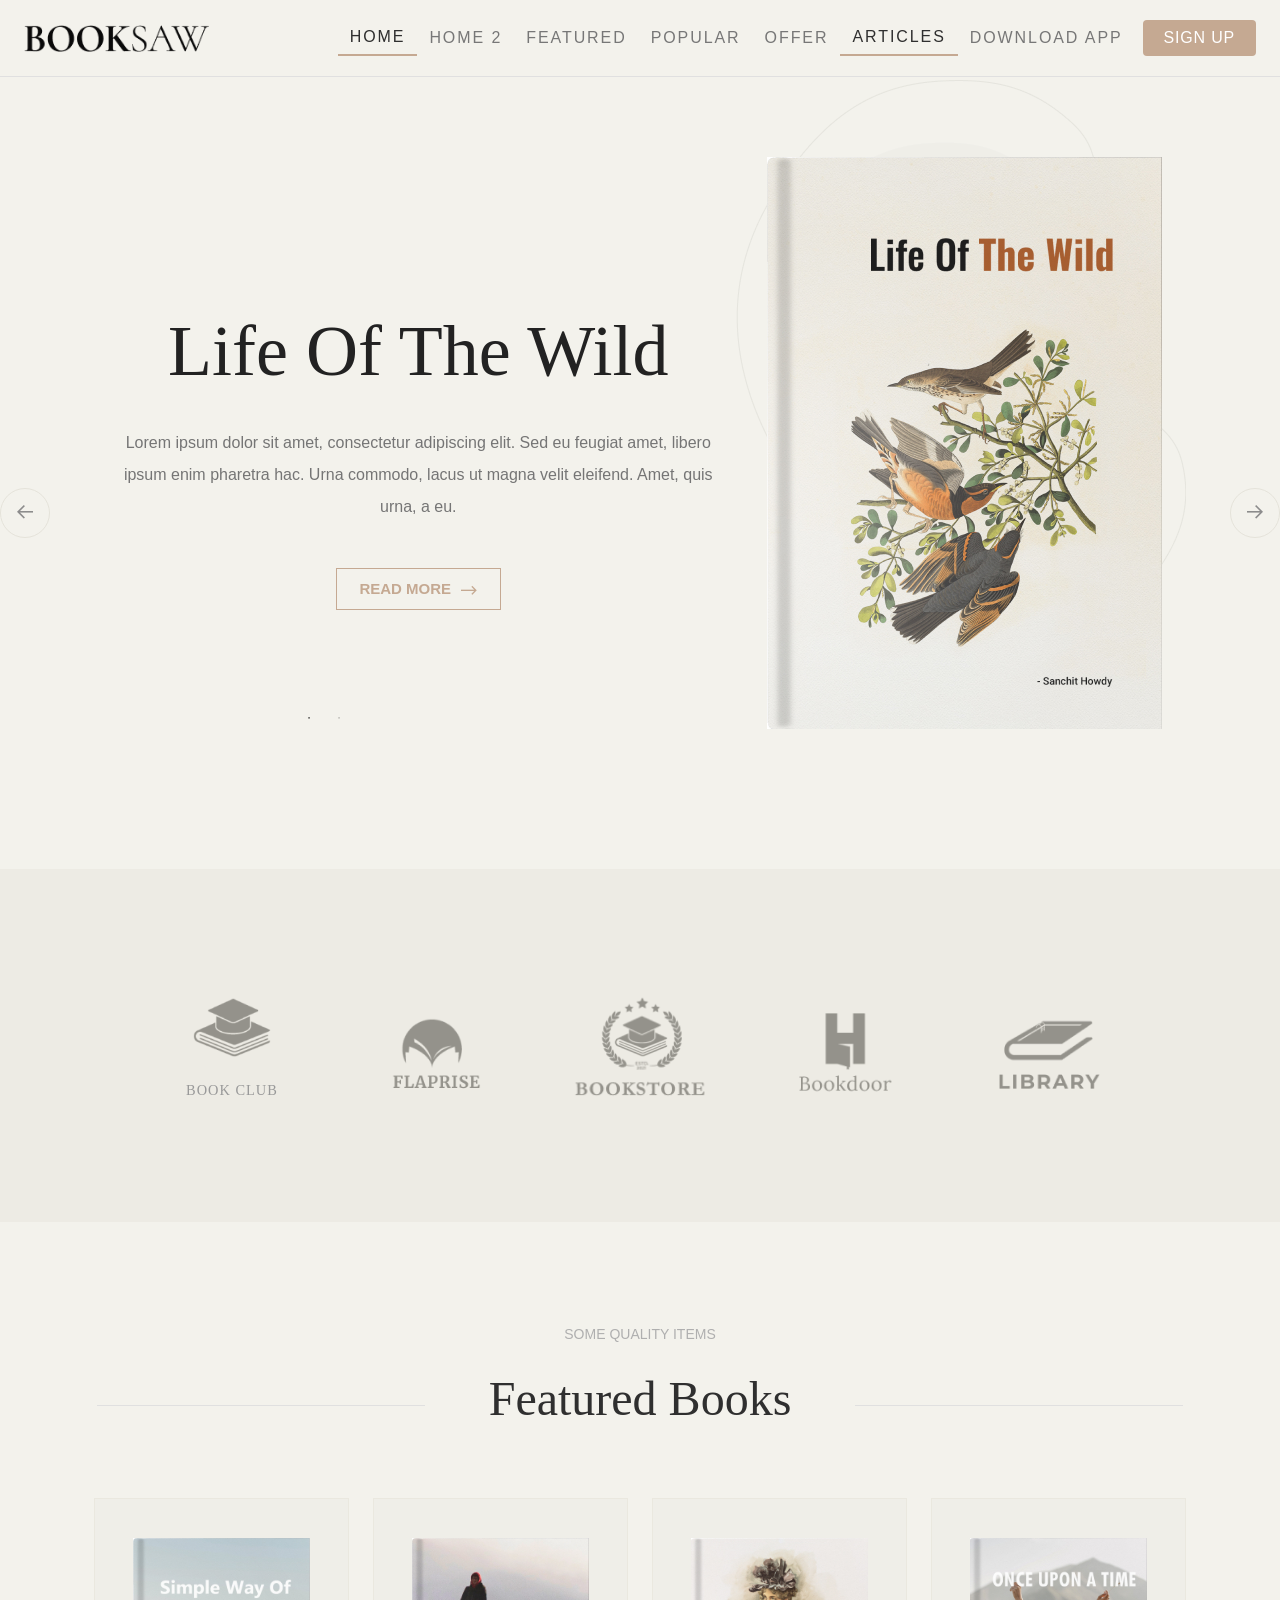
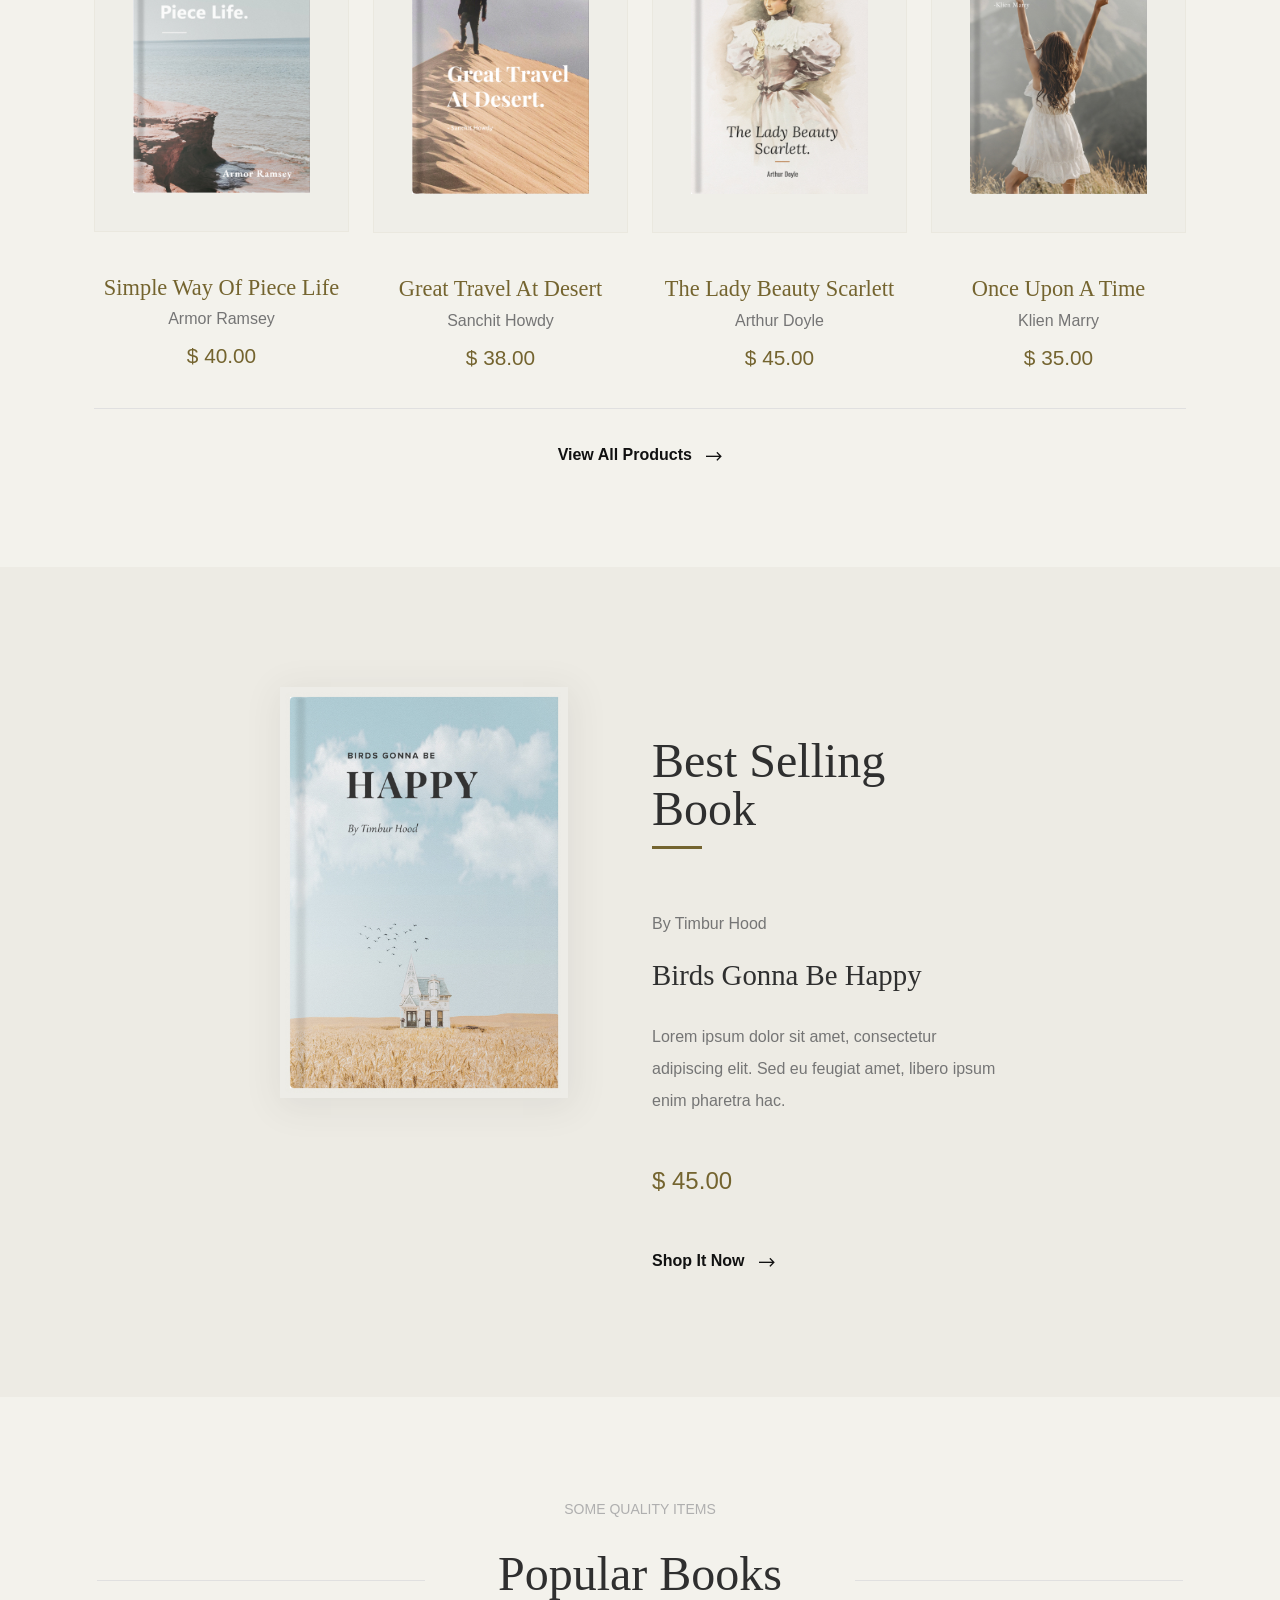
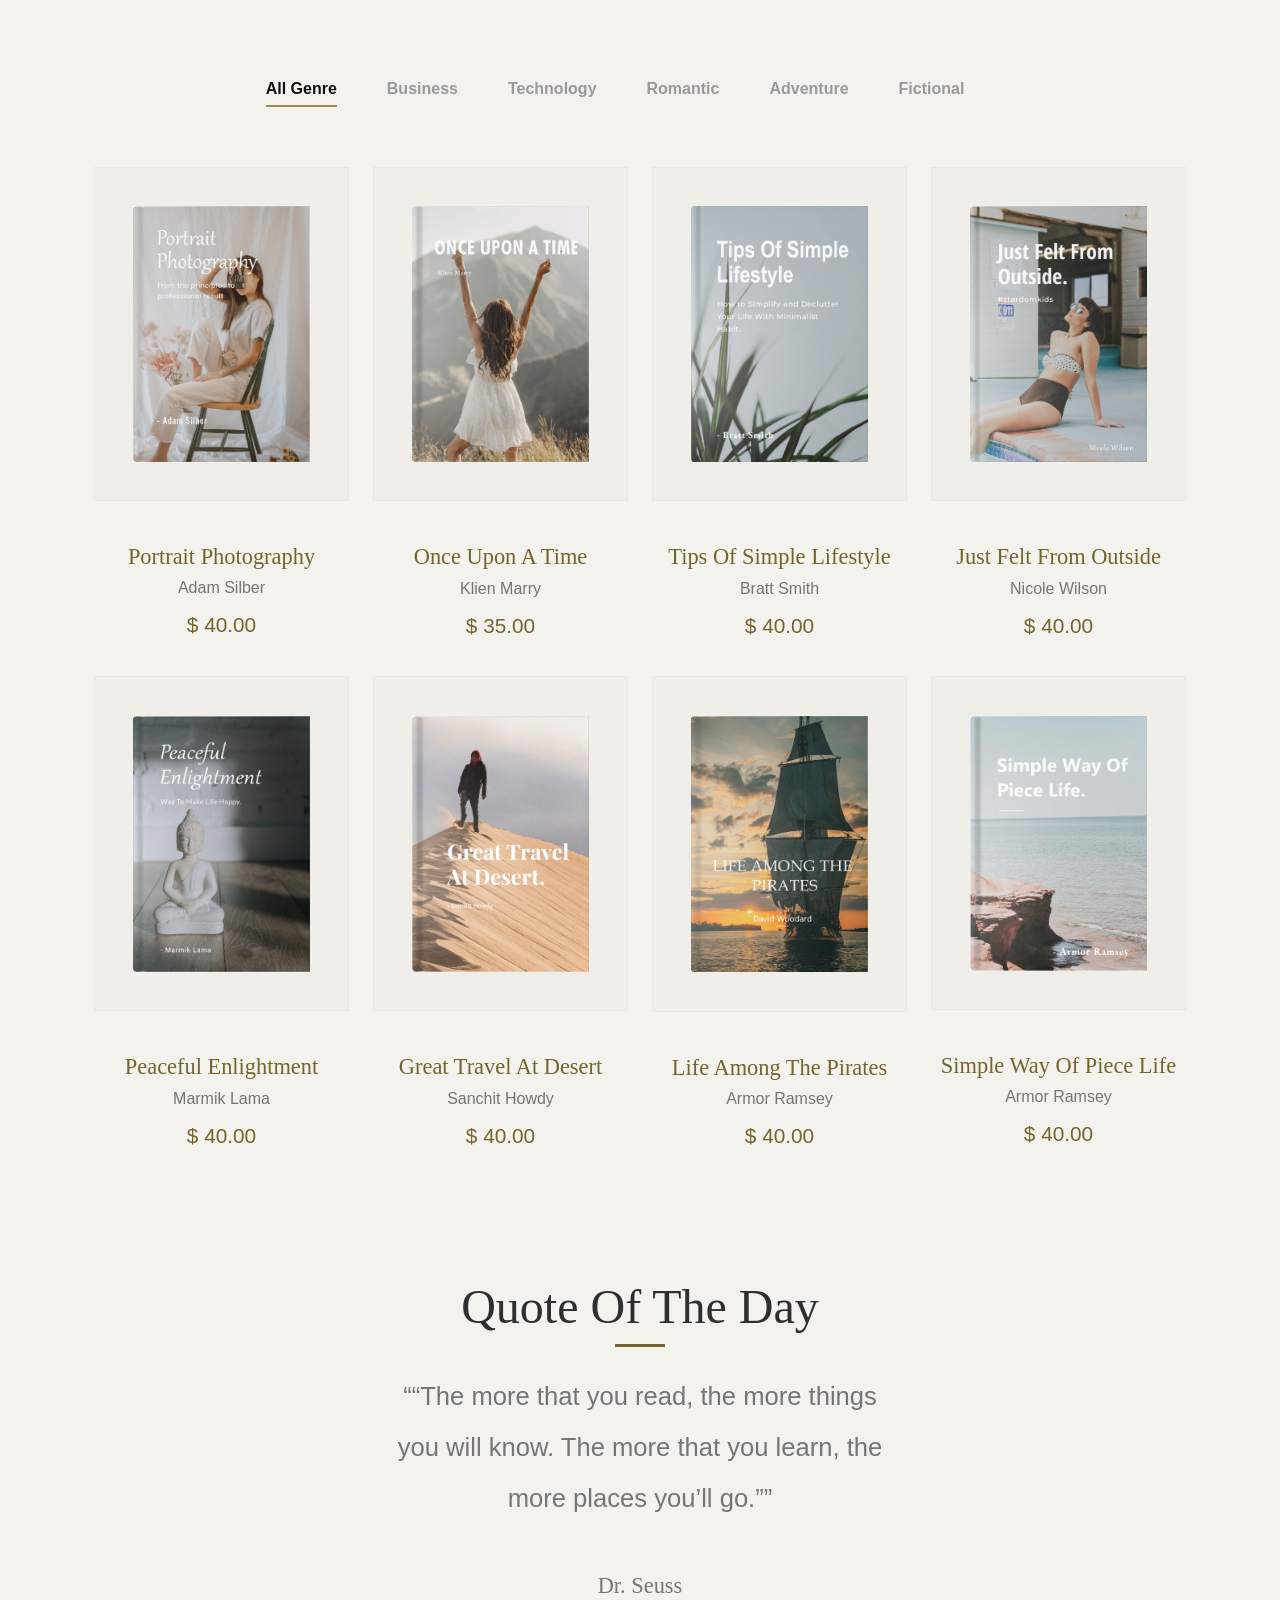
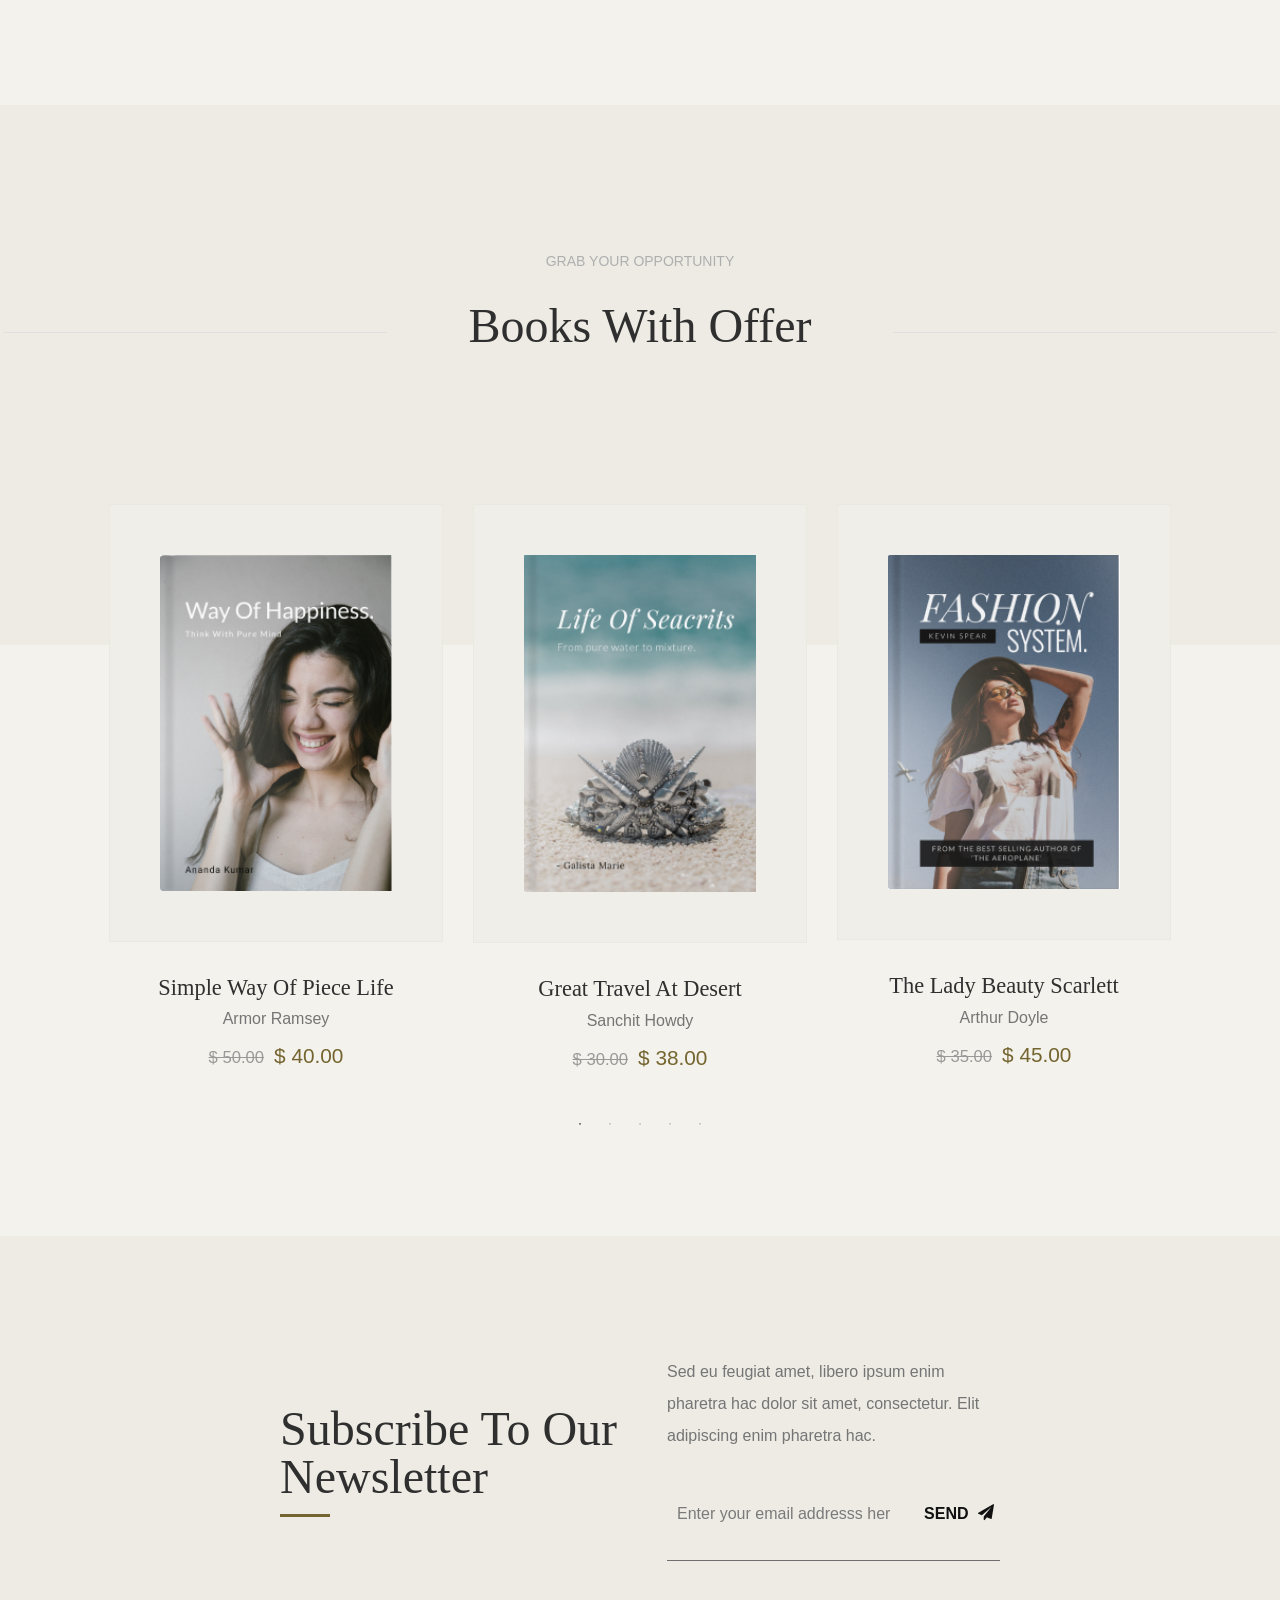
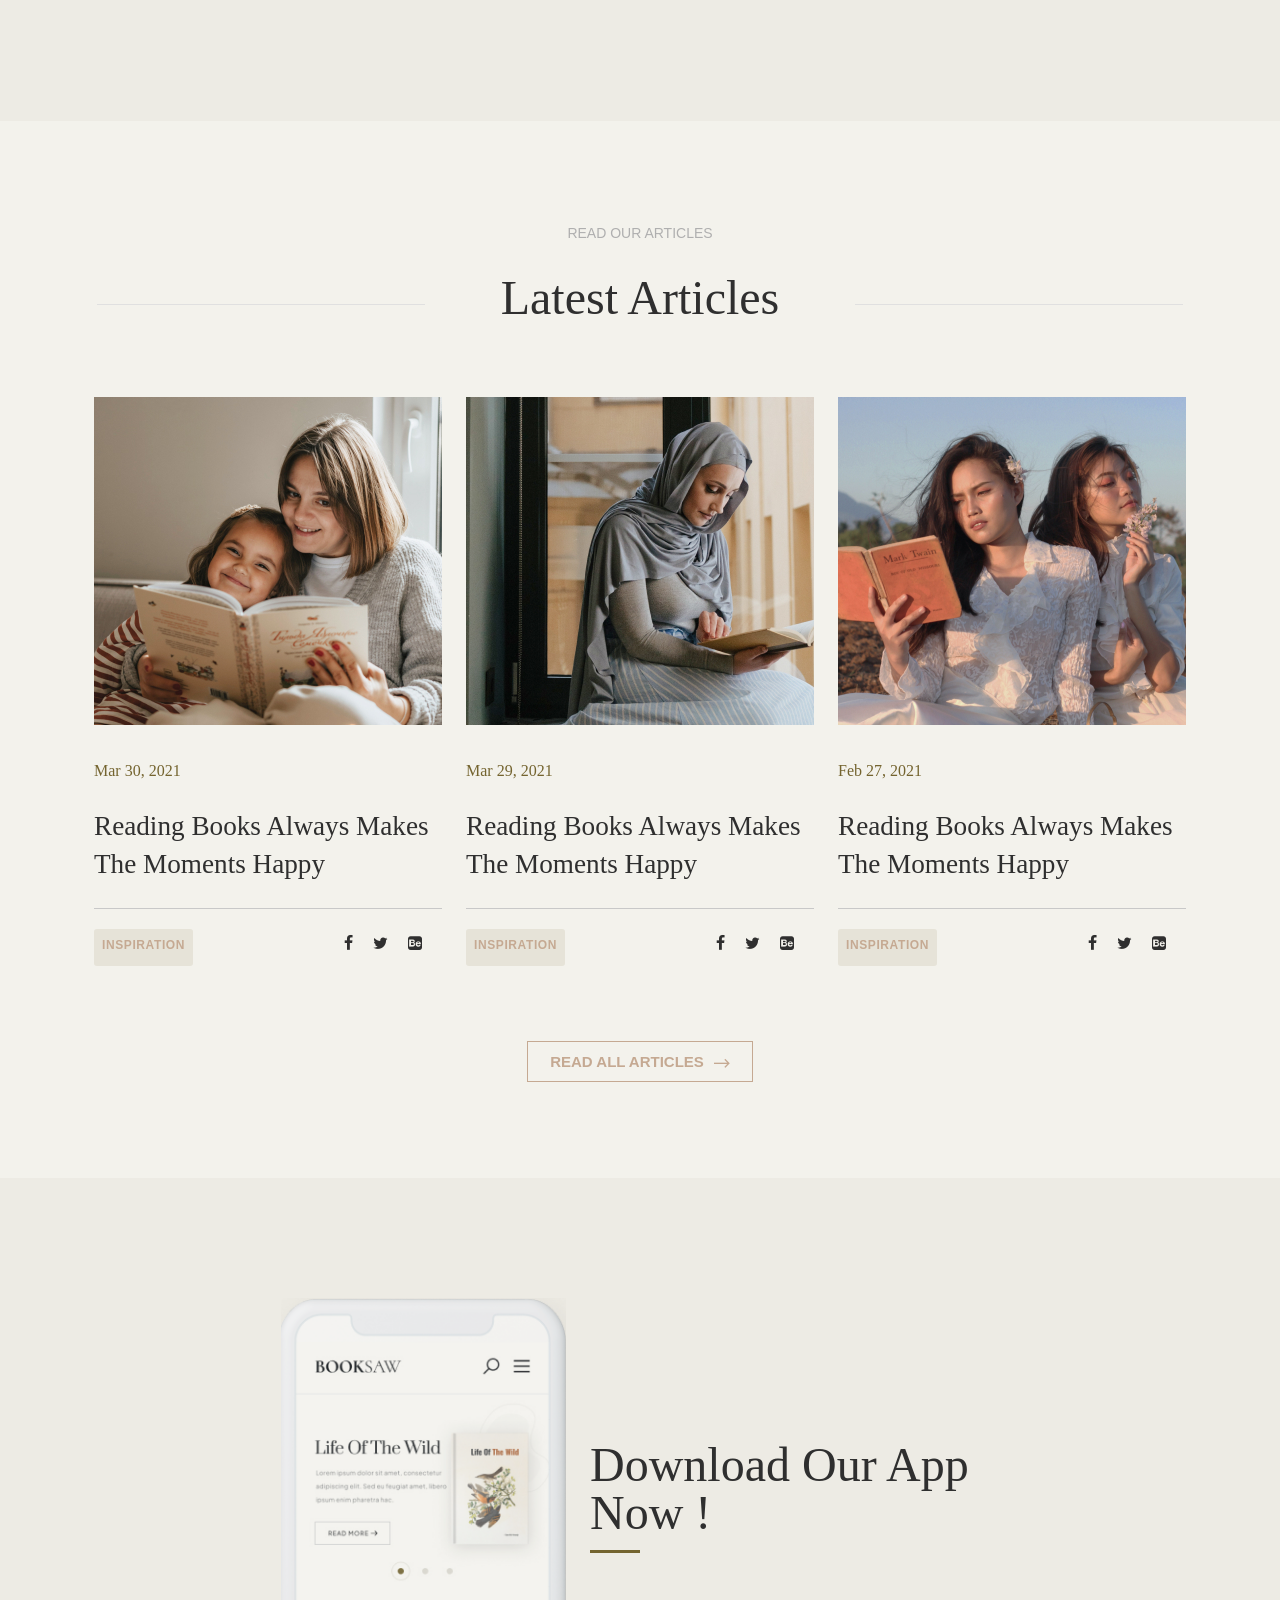
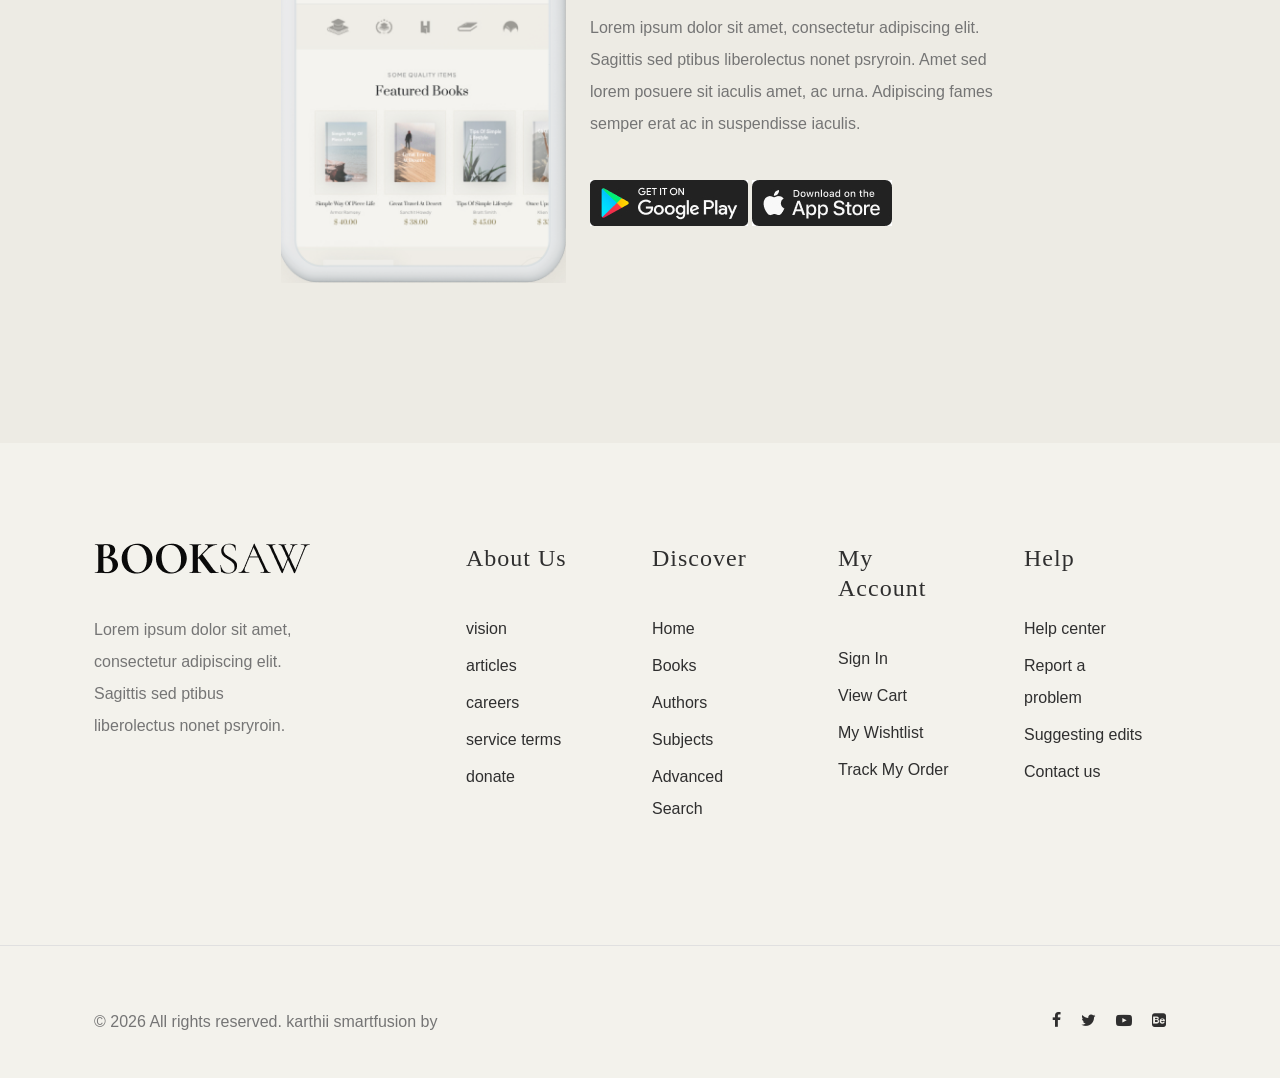
<file: index.html>
<!DOCTYPE html>
<html lang="en">

<head>
	<title>BookSaw - Free Book Store HTML CSS Template</title>
	<meta charset="utf-8">
	<meta http-equiv="X-UA-Compatible" content="IE=edge">
	<meta name="viewport" content="width=device-width, initial-scale=1.0">
	<meta name="format-detection" content="telephone=no">
	<meta name="apple-mobile-web-app-capable" content="yes">
	<meta name="author" content="">
	<meta name="keywords" content="">
	<meta name="description" content="">

	<link href="https://cdn.jsdelivr.net/npm/bootstrap@5.3.1/dist/css/bootstrap.min.css" rel="stylesheet"
		integrity="sha384-4bw+/aepP/YC94hEpVNVgiZdgIC5+VKNBQNGCHeKRQN+PtmoHDEXuppvnDJzQIu9" crossorigin="anonymous">

	<link rel="stylesheet" type="text/css" href="css/normalize.css">
	<link rel="stylesheet" type="text/css" href="icomoon/icomoon.css">
	<link rel="stylesheet" type="text/css" href="css/vendor.css">
	<link rel="stylesheet" type="text/css" href="style.css">
	<link rel="icon" type="image/png" href="images/main-logo.png">
	<meta name="viewport" content="width=device-width, initial-scale=1.0">


</head>

<body data-bs-spy="scroll" data-bs-target="#header" tabindex="0">

	<div id="header-wrap">

		<header id="header">
			<div class="container-fluid">
				<div class="row align-items-center">

					<div class="col-6 col-md-2">
						<div class="main-logo">
							<a href="index.html"><img src="images/main-logo.png" alt="logo"></a>
						</div>

					</div>

					<div class="col-6 col-md-10">

						<nav id="navbar">
							<div class="main-menu stellarnav">
								<ul class="menu-list">
									<li class="menu-item active"><a href="#home" class="nav-link">Home</a></li>
									<li class="menu-item"><a href="home2.html" class="nav-link">Home 2</a></li>
									<li class="menu-item"><a href="#featured-books" class="nav-link">Featured</a></li>
									<li class="menu-item"><a href="#popular-books" class="nav-link">Popular</a></li>
									<li class="menu-item"><a href="#special-offer" class="nav-link">Offer</a></li>
									<li class="menu-item"><a href="#latest-blog" class="nav-link">Articles</a></li>
									<li class="menu-item"><a href="#download-app" class="nav-link">Download App</a></li>
									<li class="menu-item signup-btn"><a href="register.html" class="btn btn-accent">Sign
											Up</a></li>
								</ul>

							</div>
						</nav>

					</div>

				</div>
			</div>
		</header>

	</div><!--header-wrap-->

	<section id="home">

		<div class="container">
			<div class="row">
				<div class="col-md-12">

					<button class="prev slick-arrow">
						<i class="icon icon-arrow-left"></i>
					</button>

					<div class="main-slider pattern-overlay">
						<div class="slider-item">
							<div class="banner-content">
								<h2 class="banner-title">Life of the Wild</h2>
								<p>Lorem ipsum dolor sit amet, consectetur adipiscing elit. Sed eu feugiat amet, libero
									ipsum enim pharetra hac. Urna commodo, lacus ut magna velit eleifend. Amet, quis
									urna, a eu.</p>
								<div class="btn-wrap">
									<a href="#" class="btn btn-outline-accent btn-accent-arrow">Read More<i
											class="icon icon-ns-arrow-right"></i></a>
								</div>
							</div><!--banner-content-->
							<img src="images/main-banner1.jpg" alt="banner" class="banner-image">
						</div><!--slider-item-->

						<div class="slider-item">
							<div class="banner-content">
								<h2 class="banner-title">Birds gonna be Happy</h2>
								<p>Lorem ipsum dolor sit amet, consectetur adipiscing elit. Sed eu feugiat amet, libero
									ipsum enim pharetra hac. Urna commodo, lacus ut magna velit eleifend. Amet, quis
									urna, a eu.</p>
								<div class="btn-wrap">
									<a href="#" class="btn btn-outline-accent btn-accent-arrow">Read More<i
											class="icon icon-ns-arrow-right"></i></a>
								</div>
							</div><!--banner-content-->
							<img src="images/main-banner2.jpg" alt="banner" class="banner-image">
						</div><!--slider-item-->

					</div><!--slider-->

					<button class="next slick-arrow">
						<i class="icon icon-arrow-right"></i>
					</button>

				</div>
			</div>
		</div>

	</section>

	<section id="client-holder" data-aos="fade-up">
		<div class="container">
			<div class="row">
				<div class="inner-content">
					<div class="logo-wrap">
						<div class="grid">
							<div class="logo-item">
								<a href="#"><img src="images/client-image1.png" alt="client"></a>
								<h5 class="logo-text">Book Club</h5>
							</div>
							<div class="logo-item">
								<a href="#"><img src="images/client-image2.png" alt="client"></a>
							</div>
							<div class="logo-item">
								<a href="#"><img src="images/client-image3.png" alt="client"></a>
							</div>
							<div class="logo-item">
								<a href="#"><img src="images/client-image4.png" alt="client"></a>
							</div>
							<div class="logo-item">
								<a href="#"><img src="images/client-image5.png" alt="client"></a>
							</div>
						</div>
					</div><!--image-holder-->
				</div>
			</div>
		</div>
	</section>

	<section id="featured-books" class="py-5 my-5">
		<div class="container">
			<div class="row">
				<div class="col-md-12">

					<div class="section-header align-center">
						<div class="title">
							<span>Some quality items</span>
						</div>
						<h2 class="section-title">Featured Books</h2>
					</div>

					<div class="product-list" data-aos="fade-up">
						<div class="row">

							<div class="col-md-6 col-lg-3">
								<div class="product-item">
									<figure class="product-style">
										<img src="images/product-item1.jpg" alt="Books" class="product-item">
										<button type="button" class="add-to-cart" data-product-tile="add-to-cart">Add to
											Cart</button>
									</figure>
									<figcaption>
										<h3>Simple way of piece life</h3>
										<span>Armor Ramsey</span>
										<div class="item-price">$ 40.00</div>
									</figcaption>
								</div>
							</div>

							<div class="col-md-6 col-lg-3">
								<div class="product-item">
									<figure class="product-style">
										<img src="images/product-item2.jpg" alt="Books" class="product-item">
										<button type="button" class="add-to-cart" data-product-tile="add-to-cart">Add to
											Cart</button>
									</figure>
									<figcaption>
										<h3>Great travel at desert</h3>
										<span>Sanchit Howdy</span>
										<div class="item-price">$ 38.00</div>
									</figcaption>
								</div>
							</div>

							<div class="col-md-6 col-lg-3">
								<div class="product-item">
									<figure class="product-style">
										<img src="images/product-item3.jpg" alt="Books" class="product-item">
										<button type="button" class="add-to-cart" data-product-tile="add-to-cart">Add to
											Cart</button>
									</figure>
									<figcaption>
										<h3>The lady beauty Scarlett</h3>
										<span>Arthur Doyle</span>
										<div class="item-price">$ 45.00</div>
									</figcaption>
								</div>
							</div>

							<div class="col-md-6 col-lg-3">
								<div class="product-item">
									<figure class="product-style">
										<img src="images/product-item4.jpg" alt="Books" class="product-item">
										<button type="button" class="add-to-cart" data-product-tile="add-to-cart">Add to
											Cart</button>
									</figure>
									<figcaption>
										<h3>Once upon a time</h3>
										<span>Klien Marry</span>
										<div class="item-price">$ 35.00</div>
									</figcaption>
								</div>
							</div>

						</div><!--ft-books-slider-->
					</div><!--grid-->


				</div><!--inner-content-->
			</div>

			<div class="row">
				<div class="col-md-12">

					<div class="btn-wrap align-center">
						<a href="#" class="btn-accent-arrow">View all products <i
								class="icon icon-ns-arrow-right"></i></a>
					</div>

				</div>
			</div>
		</div>
	</section>

	<section id="best-selling" class="leaf-pattern-overlay">
		<div class="corner-pattern-overlay"></div>
		<div class="container">
			<div class="row justify-content-center">

				<div class="col-md-8">

					<div class="row">

						<div class="col-md-12 col-lg-6">
							<figure class="products-thumb">
								<img src="images/single-image.jpg" alt="book" class="single-image">
							</figure>
						</div>

						<div class="col-md-12 col-lg-6">
							<div class="product-entry">
								<h2 class="section-title divider">Best Selling Book</h2>

								<div class="products-content">
									<div class="author-name">By Timbur Hood</div>
									<h3 class="item-title">Birds gonna be happy</h3>
									<p>Lorem ipsum dolor sit amet, consectetur adipiscing elit. Sed eu feugiat amet,
										libero ipsum enim pharetra hac.</p>
									<div class="item-price">$ 45.00</div>
									<div class="btn-wrap">
										<a href="#" class="btn-accent-arrow">shop it now <i
												class="icon icon-ns-arrow-right"></i></a>
									</div>
								</div>

							</div>
						</div>

					</div>
					<!-- / row -->

				</div>

			</div>
		</div>
	</section>

	<section id="popular-books" class="bookshelf py-5 my-5">
		<div class="container">
			<div class="row">
				<div class="col-md-12">

					<div class="section-header align-center">
						<div class="title">
							<span>Some quality items</span>
						</div>
						<h2 class="section-title">Popular Books</h2>
					</div>

					<ul class="tabs">
						<li data-tab-target="#all-genre" class="active tab">All Genre</li>
						<li data-tab-target="#business" class="tab">Business</li>
						<li data-tab-target="#technology" class="tab">Technology</li>
						<li data-tab-target="#romantic" class="tab">Romantic</li>
						<li data-tab-target="#adventure" class="tab">Adventure</li>
						<li data-tab-target="#fictional" class="tab">Fictional</li>
					</ul>

					<div class="tab-content">
						<div id="all-genre" data-tab-content class="active">
							<div class="row">

								<div class="col-md-6 col-lg-3">
									<div class="product-item">
										<figure class="product-style">
											<img src="images/tab-item1.jpg" alt="Books" class="product-item">
											<button type="button" class="add-to-cart"
												data-product-tile="add-to-cart">Add to
												Cart</button>
										</figure>
										<figcaption>
											<h3>Portrait photography</h3>
											<span>Adam Silber</span>
											<div class="item-price">$ 40.00</div>
										</figcaption>
									</div>
								</div>

								<div class="col-md-6 col-lg-3">
									<div class="product-item">
										<figure class="product-style">
											<img src="images/tab-item2.jpg" alt="Books" class="product-item">
											<button type="button" class="add-to-cart"
												data-product-tile="add-to-cart">Add to
												Cart</button>
										</figure>
										<figcaption>
											<h3>Once upon a time</h3>
											<span>Klien Marry</span>
											<div class="item-price">$ 35.00</div>
										</figcaption>
									</div>
								</div>

								<div class="col-md-6 col-lg-3">
									<div class="product-item">
										<figure class="product-style">
											<img src="images/tab-item3.jpg" alt="Books" class="product-item">
											<button type="button" class="add-to-cart"
												data-product-tile="add-to-cart">Add to
												Cart</button>
										</figure>
										<figcaption>
											<h3>Tips of simple lifestyle</h3>
											<span>Bratt Smith</span>
											<div class="item-price">$ 40.00</div>
										</figcaption>
									</div>
								</div>

								<div class="col-md-6 col-lg-3">
									<div class="product-item">
										<figure class="product-style">
											<img src="images/tab-item4.jpg" alt="Books" class="product-item">
											<button type="button" class="add-to-cart"
												data-product-tile="add-to-cart">Add to
												Cart</button>
										</figure>
										<figcaption>
											<h3>Just felt from outside</h3>
											<span>Nicole Wilson</span>
											<div class="item-price">$ 40.00</div>
										</figcaption>
									</div>
								</div>

							</div>
							<div class="row">

								<div class="col-md-6 col-lg-3">
									<div class="product-item">
										<figure class="product-style">
											<img src="images/tab-item5.jpg" alt="Books" class="product-item">
											<button type="button" class="add-to-cart"
												data-product-tile="add-to-cart">Add to
												Cart</button>
										</figure>
										<figcaption>
											<h3>Peaceful Enlightment</h3>
											<span>Marmik Lama</span>
											<div class="item-price">$ 40.00</div>
										</figcaption>
									</div>
								</div>

								<div class="col-md-6 col-lg-3">
									<div class="product-item">
										<figure class="product-style">
											<img src="images/tab-item6.jpg" alt="Books" class="product-item">
											<button type="button" class="add-to-cart"
												data-product-tile="add-to-cart">Add to
												Cart</button>
										</figure>
										<figcaption>
											<h3>Great travel at desert</h3>
											<span>Sanchit Howdy</span>
											<div class="item-price">$ 40.00</div>
										</figcaption>
									</div>
								</div>

								<div class="col-md-6 col-lg-3">
									<div class="product-item">
										<figure class="product-style">
											<img src="images/tab-item7.jpg" alt="Books" class="product-item">
											<button type="button" class="add-to-cart"
												data-product-tile="add-to-cart">Add to
												Cart</button>
										</figure>
										<figcaption>
											<h3>Life among the pirates</h3>
											<span>Armor Ramsey</span>
											<div class="item-price">$ 40.00</div>
										</figcaption>
									</div>
								</div>

								<div class="col-md-6 col-lg-3">
									<div class="product-item">
										<figure class="product-style">
											<img src="images/tab-item8.jpg" alt="Books" class="product-item">
											<button type="button" class="add-to-cart"
												data-product-tile="add-to-cart">Add to
												Cart</button>
										</figure>
										<figcaption>
											<h3>Simple way of piece life</h3>
											<span>Armor Ramsey</span>
											<div class="item-price">$ 40.00</div>
										</figcaption>
									</div>
								</div>

							</div>

						</div>
						<div id="business" data-tab-content>
							<div class="row">
								<div class="col-md-6 col-lg-3">
									<div class="product-item">
										<figure class="product-style">
											<img src="images/tab-item2.jpg" alt="Books" class="product-item">
											<button type="button" class="add-to-cart"
												data-product-tile="add-to-cart">Add to
												Cart</button>
										</figure>
										<figcaption>
											<h3>Peaceful Enlightment</h3>
											<span>Marmik Lama</span>
											<div class="item-price">$ 40.00</div>
										</figcaption>
									</div>
								</div>

								<div class="col-md-6 col-lg-3">
									<div class="product-item">
										<figure class="product-style">
											<img src="images/tab-item4.jpg" alt="Books" class="product-item">
											<button type="button" class="add-to-cart"
												data-product-tile="add-to-cart">Add to
												Cart</button>
										</figure>
										<figcaption>
											<h3>Great travel at desert</h3>
											<span>Sanchit Howdy</span>
											<div class="item-price">$ 40.00</div>
										</figcaption>
									</div>
								</div>

								<div class="col-md-6 col-lg-3">
									<div class="product-item">
										<figure class="product-style">
											<img src="images/tab-item6.jpg" alt="Books" class="product-item">
											<button type="button" class="add-to-cart"
												data-product-tile="add-to-cart">Add to
												Cart</button>
										</figure>
										<figcaption>
											<h3>Life among the pirates</h3>
											<span>Armor Ramsey</span>
											<div class="item-price">$ 40.00</div>
										</figcaption>
									</div>
								</div>

								<div class="col-md-6 col-lg-3">
									<div class="product-item">
										<figure class="product-style">
											<img src="images/tab-item8.jpg" alt="Books" class="product-item">
											<button type="button" class="add-to-cart"
												data-product-tile="add-to-cart">Add to
												Cart</button>
										</figure>
										<figcaption>
											<h3>Simple way of piece life</h3>
											<span>Armor Ramsey</span>
											<div class="item-price">$ 40.00</div>
										</figcaption>
									</div>
								</div>

							</div>
						</div>

						<div id="technology" data-tab-content>
							<div class="row">
								<div class="col-md-6 col-lg-3">
									<div class="product-item">
										<figure class="product-style">
											<img src="images/tab-item1.jpg" alt="Books" class="product-item">
											<button type="button" class="add-to-cart"
												data-product-tile="add-to-cart">Add to
												Cart</button>
										</figure>
										<figcaption>
											<h3>Peaceful Enlightment</h3>
											<span>Marmik Lama</span>
											<div class="item-price">$ 40.00</div>
										</figcaption>
									</div>
								</div>

								<div class="col-md-6 col-lg-3">
									<div class="product-item">
										<figure class="product-style">
											<img src="images/tab-item3.jpg" alt="Books" class="product-item">
											<button type="button" class="add-to-cart"
												data-product-tile="add-to-cart">Add to
												Cart</button>
										</figure>
										<figcaption>
											<h3>Great travel at desert</h3>
											<span>Sanchit Howdy</span>
											<div class="item-price">$ 40.00</div>
										</figcaption>
									</div>
								</div>

								<div class="col-md-6 col-lg-3">
									<div class="product-item">
										<figure class="product-style">
											<img src="images/tab-item5.jpg" alt="Books" class="product-item">
											<button type="button" class="add-to-cart"
												data-product-tile="add-to-cart">Add to
												Cart</button>
										</figure>
										<figcaption>
											<h3>Life among the pirates</h3>
											<span>Armor Ramsey</span>
											<div class="item-price">$ 40.00</div>
										</figcaption>
									</div>
								</div>

								<div class="col-md-6 col-lg-3">
									<div class="product-item">
										<figure class="product-style">
											<img src="images/tab-item7.jpg" alt="Books" class="product-item">
											<button type="button" class="add-to-cart"
												data-product-tile="add-to-cart">Add to
												Cart</button>
										</figure>
										<figcaption>
											<h3>Simple way of piece life</h3>
											<span>Armor Ramsey</span>
											<div class="item-price">$ 40.00</div>
										</figcaption>
									</div>
								</div>
							</div>
						</div>

						<div id="romantic" data-tab-content>
							<div class="row">
								<div class="col-md-6 col-lg-3">
									<div class="product-item">
										<figure class="product-style">
											<img src="images/tab-item1.jpg" alt="Books" class="product-item">
											<button type="button" class="add-to-cart"
												data-product-tile="add-to-cart">Add to
												Cart</button>
										</figure>
										<figcaption>
											<h3>Peaceful Enlightment</h3>
											<span>Marmik Lama</span>
											<div class="item-price">$ 40.00</div>
										</figcaption>
									</div>
								</div>

								<div class="col-md-6 col-lg-3">
									<div class="product-item">
										<figure class="product-style">
											<img src="images/tab-item3.jpg" alt="Books" class="product-item">
											<button type="button" class="add-to-cart"
												data-product-tile="add-to-cart">Add to
												Cart</button>
										</figure>
										<figcaption>
											<h3>Great travel at desert</h3>
											<span>Sanchit Howdy</span>
											<div class="item-price">$ 40.00</div>
										</figcaption>
									</div>
								</div>

								<div class="col-md-6 col-lg-3">
									<div class="product-item">
										<figure class="product-style">
											<img src="images/tab-item5.jpg" alt="Books" class="product-item">
											<button type="button" class="add-to-cart"
												data-product-tile="add-to-cart">Add to
												Cart</button>
										</figure>
										<figcaption>
											<h3>Life among the pirates</h3>
											<span>Armor Ramsey</span>
											<div class="item-price">$ 40.00</div>
										</figcaption>
									</div>
								</div>

								<div class="col-md-6 col-lg-3">
									<div class="product-item">
										<figure class="product-style">
											<img src="images/tab-item7.jpg" alt="Books" class="product-item">
											<button type="button" class="add-to-cart"
												data-product-tile="add-to-cart">Add to
												Cart</button>
										</figure>
										<figcaption>
											<h3>Simple way of piece life</h3>
											<span>Armor Ramsey</span>
											<div class="item-price">$ 40.00</div>
										</figcaption>
									</div>
								</div>
							</div>
						</div>

						<div id="adventure" data-tab-content>
							<div class="row">
								<div class="col-md-6 col-lg-3">
									<div class="product-item">
										<figure class="product-style">
											<img src="images/tab-item5.jpg" alt="Books" class="product-item">
											<button type="button" class="add-to-cart"
												data-product-tile="add-to-cart">Add to
												Cart</button>
										</figure>
										<figcaption>
											<h3>Life among the pirates</h3>
											<span>Armor Ramsey</span>
											<div class="item-price">$ 40.00</div>
										</figcaption>
									</div>
								</div>

								<div class="col-md-6 col-lg-3">
									<div class="product-item">
										<figure class="product-style">
											<img src="images/tab-item7.jpg" alt="Books" class="product-item">
											<button type="button" class="add-to-cart"
												data-product-tile="add-to-cart">Add to
												Cart</button>
										</figure>
										<figcaption>
											<h3>Simple way of piece life</h3>
											<span>Armor Ramsey</span>
											<div class="item-price">$ 40.00</div>
										</figcaption>
									</div>
								</div>
							</div>
						</div>

						<div id="fictional" data-tab-content>
							<div class="row">
								<div class="col-md-6 col-lg-3">
									<div class="product-item">
										<figure class="product-style">
											<img src="images/tab-item5.jpg" alt="Books" class="product-item">
											<button type="button" class="add-to-cart"
												data-product-tile="add-to-cart">Add to
												Cart</button>
										</figure>
										<figcaption>
											<h3>Life among the pirates</h3>
											<span>Armor Ramsey</span>
											<div class="item-price">$ 40.00</div>
										</figcaption>
									</div>
								</div>

								<div class="col-md-6 col-lg-3">
									<div class="product-item">
										<figure class="product-style">
											<img src="images/tab-item7.jpg" alt="Books" class="product-item">
											<button type="button" class="add-to-cart"
												data-product-tile="add-to-cart">Add to
												Cart</button>
										</figure>
										<figcaption>
											<h3>Simple way of piece life</h3>
											<span>Armor Ramsey</span>
											<div class="item-price">$ 40.00</div>
										</figcaption>
									</div>
								</div>
							</div>
						</div>

					</div>

				</div><!--inner-tabs-->

			</div>
		</div>
	</section>

	<section id="quotation" class="align-center pb-5 mb-5">
		<div class="inner-content">
			<h2 class="section-title divider">Quote of the day</h2>
			<blockquote data-aos="fade-up">
				<q>“The more that you read, the more things you will know. The more that you learn, the more places
					you’ll go.”</q>
				<div class="author-name">Dr. Seuss</div>
			</blockquote>
		</div>
	</section>

	<section id="special-offer" class="bookshelf pb-5 mb-5">

		<div class="section-header align-center">
			<div class="title">
				<span>Grab your opportunity</span>
			</div>
			<h2 class="section-title">Books with offer</h2>
		</div>

		<div class="container">
			<div class="row">
				<div class="inner-content">
					<div class="product-list" data-aos="fade-up">
						<div class="grid product-grid">
							<div class="product-item">
								<figure class="product-style">
									<img src="images/product-item5.jpg" alt="Books" class="product-item">
									<button type="button" class="add-to-cart" data-product-tile="add-to-cart">Add to
										Cart</button>
								</figure>
								<figcaption>
									<h3>Simple way of piece life</h3>
									<span>Armor Ramsey</span>
									<div class="item-price">
										<span class="prev-price">$ 50.00</span>$ 40.00
									</div>
								</figcaption>
							</div>

							<div class="product-item">
								<figure class="product-style">
									<img src="images/product-item6.jpg" alt="Books" class="product-item">
									<button type="button" class="add-to-cart" data-product-tile="add-to-cart">Add to
										Cart</button>
								</figure>
								<figcaption>
									<h3>Great travel at desert</h3>
									<span>Sanchit Howdy</span>
									<div class="item-price">
										<span class="prev-price">$ 30.00</span>$ 38.00
									</div>
								</figcaption>
							</div>

							<div class="product-item">
								<figure class="product-style">
									<img src="images/product-item7.jpg" alt="Books" class="product-item">
									<button type="button" class="add-to-cart" data-product-tile="add-to-cart">Add to
										Cart</button>
								</figure>
								<figcaption>
									<h3>The lady beauty Scarlett</h3>
									<span>Arthur Doyle</span>
									<div class="item-price">
										<span class="prev-price">$ 35.00</span>$ 45.00
									</div>
								</figcaption>
							</div>

							<div class="product-item">
								<figure class="product-style">
									<img src="images/product-item8.jpg" alt="Books" class="product-item">
									<button type="button" class="add-to-cart" data-product-tile="add-to-cart">Add to
										Cart</button>
								</figure>
								<figcaption>
									<h3>Once upon a time</h3>
									<span>Klien Marry</span>
									<div class="item-price">
										<span class="prev-price">$ 25.00</span>$ 35.00
									</div>
								</figcaption>
							</div>

							<div class="product-item">
								<figure class="product-style">
									<img src="images/product-item2.jpg" alt="Books" class="product-item">
									<button type="button" class="add-to-cart" data-product-tile="add-to-cart">Add to
										Cart</button>
								</figure>
								<figcaption>
									<h3>Simple way of piece life</h3>
									<span>Armor Ramsey</span>
									<div class="item-price">
										<span class="prev-price">$ 50.00</span>$ 40.00
									</div>
								</figcaption>
							</div>
						</div><!--grid-->
					</div>
				</div><!--inner-content-->
			</div>
		</div>
	</section>

	<section id="subscribe">
		<div class="container">
			<div class="row justify-content-center">

				<div class="col-lg-8 col-md-11">
					<div class="row align-items-center">

						<div class="col-md-12 col-lg-6">

							<div class="title-element">
								<h2 class="section-title divider">Subscribe to our newsletter</h2>
							</div>

						</div>
						<div class="col-md-12 col-lg-6">

							<div class="subscribe-content" data-aos="fade-up">
								<p>Sed eu feugiat amet, libero ipsum enim pharetra hac dolor sit amet, consectetur. Elit
									adipiscing enim pharetra hac.</p>
								<form id="form">
									<input type="text" name="email" placeholder="Enter your email addresss here">
									<button class="btn-subscribe">
										<span>send</span>
										<i class="icon icon-send"></i>
									</button>
								</form>
							</div>

						</div>

					</div>
				</div>

			</div>
		</div>
	</section>

	<section id="latest-blog" class="py-5 my-5">
		<div class="container">
			<div class="row">
				<div class="col-md-12">

					<div class="section-header align-center">
						<div class="title">
							<span>Read our articles</span>
						</div>
						<h2 class="section-title">Latest Articles</h2>
					</div>

					<div class="row">

						<div class="col-md-12 col-lg-4">

							<article class="column" data-aos="fade-up">

								<figure>
									<a href="#" class="image-hvr-effect">
										<img src="images/post-img1.jpg" alt="post" class="post-image">
									</a>
								</figure>

								<div class="post-item">
									<div class="meta-date">Mar 30, 2021</div>
									<h3><a href="#">Reading books always makes the moments happy</a></h3>

									<div class="links-element">
										<div class="categories">inspiration</div>
										<div class="social-links">
											<ul>
												<li>
													<a href="#"><i class="icon icon-facebook"></i></a>
												</li>
												<li>
													<a href="#"><i class="icon icon-twitter"></i></a>
												</li>
												<li>
													<a href="#"><i class="icon icon-behance-square"></i></a>
												</li>
											</ul>
										</div>
									</div><!--links-element-->

								</div>
							</article>

						</div>
						<div class="col-md-12 col-lg-4">

							<article class="column" data-aos="fade-up" data-aos-delay="200">
								<figure>
									<a href="#" class="image-hvr-effect">
										<img src="images/post-img2.jpg" alt="post" class="post-image">
									</a>
								</figure>
								<div class="post-item">
									<div class="meta-date">Mar 29, 2021</div>
									<h3><a href="#">Reading books always makes the moments happy</a></h3>

									<div class="links-element">
										<div class="categories">inspiration</div>
										<div class="social-links">
											<ul>
												<li>
													<a href="#"><i class="icon icon-facebook"></i></a>
												</li>
												<li>
													<a href="#"><i class="icon icon-twitter"></i></a>
												</li>
												<li>
													<a href="#"><i class="icon icon-behance-square"></i></a>
												</li>
											</ul>
										</div>
									</div><!--links-element-->

								</div>
							</article>

						</div>
						<div class="col-md-12 col-lg-4">

							<article class="column" data-aos="fade-up" data-aos-delay="400">
								<figure>
									<a href="#" class="image-hvr-effect">
										<img src="images/post-img3.jpg" alt="post" class="post-image">
									</a>
								</figure>
								<div class="post-item">
									<div class="meta-date">Feb 27, 2021</div>
									<h3><a href="#">Reading books always makes the moments happy</a></h3>

									<div class="links-element">
										<div class="categories">inspiration</div>
										<div class="social-links">
											<ul>
												<li>
													<a href="#"><i class="icon icon-facebook"></i></a>
												</li>
												<li>
													<a href="#"><i class="icon icon-twitter"></i></a>
												</li>
												<li>
													<a href="#"><i class="icon icon-behance-square"></i></a>
												</li>
											</ul>
										</div>
									</div><!--links-element-->

								</div>
							</article>

						</div>

					</div>

					<div class="row">

						<div class="btn-wrap align-center">
							<a href="#" class="btn btn-outline-accent btn-accent-arrow" tabindex="0">Read All Articles<i
									class="icon icon-ns-arrow-right"></i></a>
						</div>
					</div>

				</div>
			</div>
		</div>
	</section>

	<section id="download-app" class="leaf-pattern-overlay">
		<div class="corner-pattern-overlay"></div>
		<div class="container">
			<div class="row justify-content-center">
				<div class="col-lg-8 col-md-11">
					<div class="row align-items-center">

						<div class="col-md-5">
							<figure>
								<img src="images/device.png" alt="phone" class="single-image">
							</figure>
						</div>

						<div class="col-md-7">
							<div class="app-info">
								<h2 class="section-title divider">Download our app now !</h2>
								<p>Lorem ipsum dolor sit amet, consectetur adipiscing elit. Sagittis sed ptibus
									liberolectus nonet psryroin. Amet sed lorem posuere sit iaculis amet, ac urna.
									Adipiscing fames semper erat ac in suspendisse iaculis.</p>
								<div class="google-app">
									<img src="images/google-play.jpg" alt="google play">
									<img src="images/app-store.jpg" alt="app store">
								</div>
							</div>
						</div>

					</div>
				</div>
			</div>
		</div>
	</section>

	<footer id="footer">
		<div class="container">
			<div class="row">

				<div class="col-lg-4 col-md-12 col-sm-12">

					<div class="footer-item">
						<div class="company-brand">
							<img src="images/main-logo.png" alt="logo" class="footer-logo">
							<p>Lorem ipsum dolor sit amet, consectetur adipiscing elit. Sagittis sed ptibus liberolectus
								nonet psryroin.</p>
						</div>
					</div>

				</div>

				<div class="col-lg-2 col-md-6 col-sm-6">

					<div class="footer-menu">
						<h5>About Us</h5>
						<ul class="menu-list">
							<li class="menu-item">
								<a href="#">vision</a>
							</li>
							<li class="menu-item">
								<a href="#">articles </a>
							</li>
							<li class="menu-item">
								<a href="#">careers</a>
							</li>
							<li class="menu-item">
								<a href="#">service terms</a>
							</li>
							<li class="menu-item">
								<a href="#">donate</a>
							</li>
						</ul>
					</div>

				</div>
				<div class="col-lg-2 col-md-6 col-sm-6">

					<div class="footer-menu">
						<h5>Discover</h5>
						<ul class="menu-list">
							<li class="menu-item">
								<a href="#">Home</a>
							</li>
							<li class="menu-item">
								<a href="#">Books</a>
							</li>
							<li class="menu-item">
								<a href="#">Authors</a>
							</li>
							<li class="menu-item">
								<a href="#">Subjects</a>
							</li>
							<li class="menu-item">
								<a href="#">Advanced Search</a>
							</li>
						</ul>
					</div>

				</div>
				<div class="col-lg-2 col-md-6 col-sm-6">

					<div class="footer-menu">
						<h5>My account</h5>
						<ul class="menu-list">
							<li class="menu-item">
								<a href="#">Sign In</a>
							</li>
							<li class="menu-item">
								<a href="#">View Cart</a>
							</li>
							<li class="menu-item">
								<a href="#">My Wishtlist</a>
							</li>
							<li class="menu-item">
								<a href="#">Track My Order</a>
							</li>
						</ul>
					</div>

				</div>
				<div class="col-lg-2 col-md-6 col-sm-6">

					<div class="footer-menu">
						<h5>Help</h5>
						<ul class="menu-list">
							<li class="menu-item">
								<a href="#">Help center</a>
							</li>
							<li class="menu-item">
								<a href="#">Report a problem</a>
							</li>
							<li class="menu-item">
								<a href="#">Suggesting edits</a>
							</li>
							<li class="menu-item">
								<a href="contact.html">Contact us</a>
							</li>
						</ul>
					</div>

				</div>

			</div>
			<!-- / row -->

		</div>
	</footer>

	<div id="footer-bottom">
		<div class="container">
			<div class="row">
				<div class="col-md-12">

					<div class="copyright">
						<div class="row">

							<div class="col-md-6">
								<p>© 2026 All rights reserved. karthii smartfusion by </p>
							</div>

							<div class="col-md-6">
								<div class="social-links align-right">
									<ul>
										<li>
											<a href="#"><i class="icon icon-facebook"></i></a>
										</li>
										<li>
											<a href="#"><i class="icon icon-twitter"></i></a>
										</li>
										<li>
											<a href="#"><i class="icon icon-youtube-play"></i></a>
										</li>
										<li>
											<a href="#"><i class="icon icon-behance-square"></i></a>
										</li>
									</ul>
								</div>
							</div>

						</div>
					</div><!--grid-->

				</div><!--footer-bottom-content-->
			</div>
		</div>
	</div>

	<script src="js/jquery-1.11.0.min.js"></script>
	<script src="https://cdn.jsdelivr.net/npm/bootstrap@5.3.1/dist/js/bootstrap.bundle.min.js"
		integrity="sha384-HwwvtgBNo3bZJJLYd8oVXjrBZt8cqVSpeBNS5n7C8IVInixGAoxmnlMuBnhbgrkm"
		crossorigin="anonymous"></script>
	<script src="js/plugins.js"></script>
	<script src="js/script.js"></script>

</body>

</html>
</file>
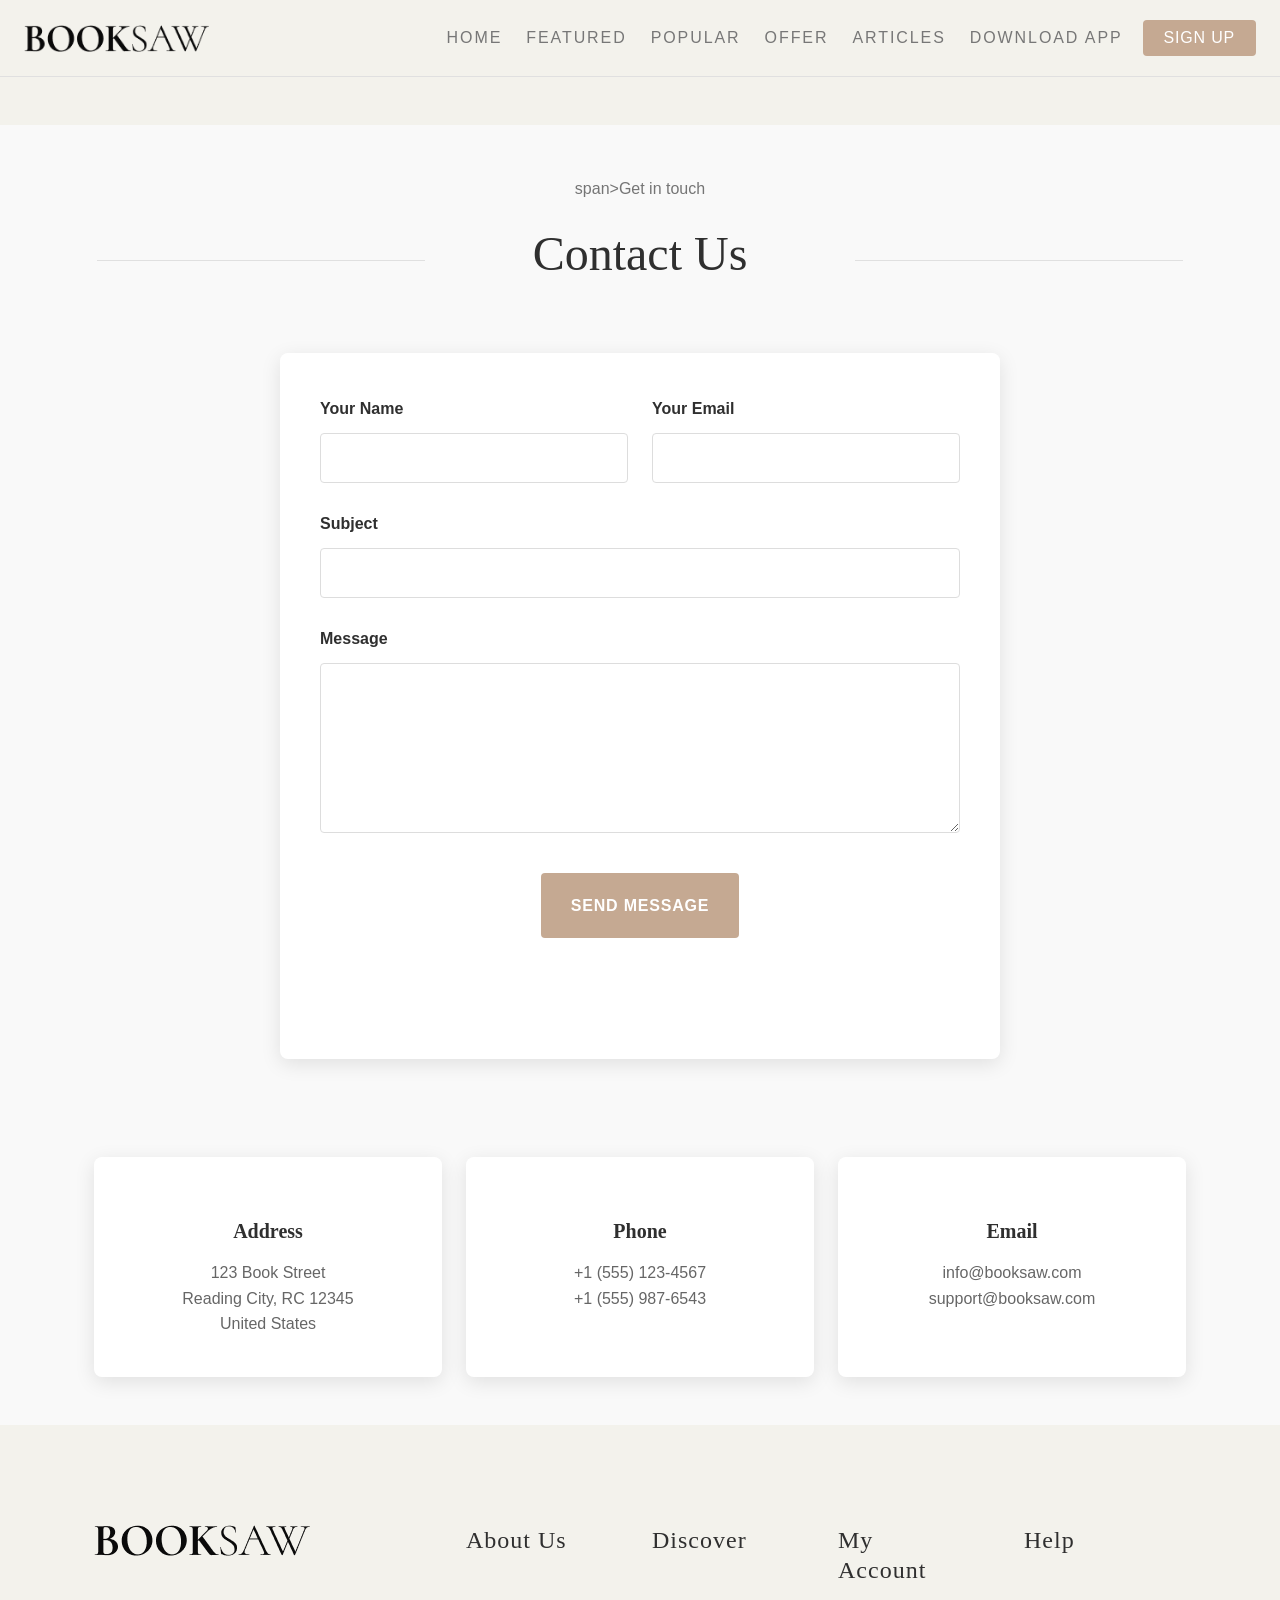
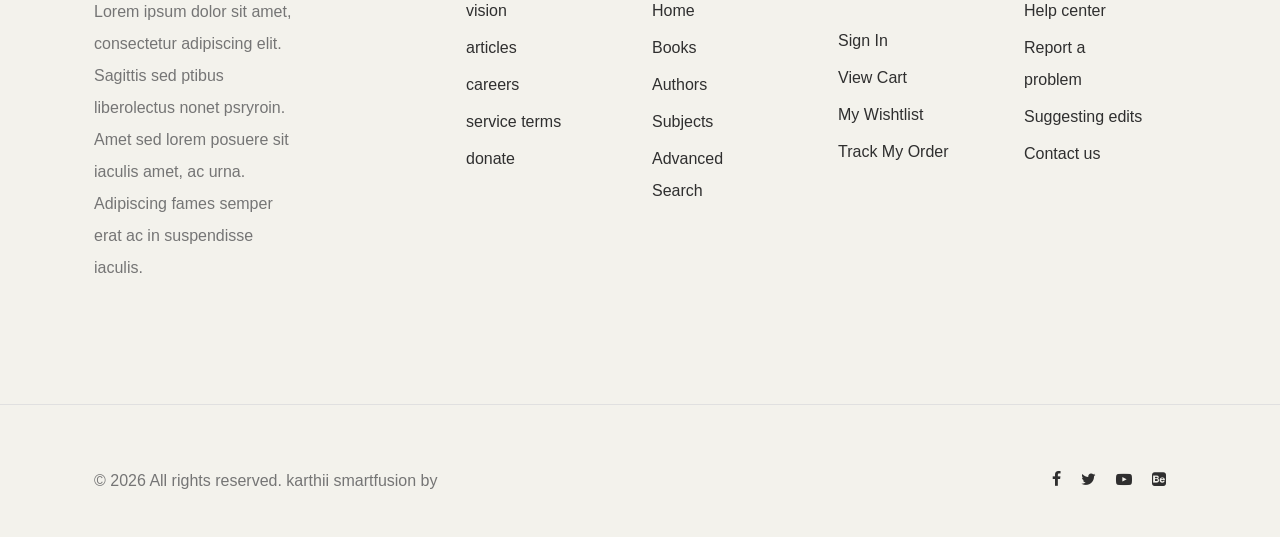
<file: contact.html>
<!DOCTYPE html>
<html lang="en">

<head>
	<title>Contact Us - BookSaw</title>
	<meta charset="utf-8">
	<meta http-equiv="X-UA-Compatible" content="IE=edge">
	<meta name="viewport" content="width=device-width, initial-scale=1.0">
	<meta name="format-detection" content="telephone=no">
	<meta name="apple-mobile-web-app-capable" content="yes">
	<meta name="author" content="">
	<meta name="keywords" content="">
	<meta name="description" content="">

	<link href="https://cdn.jsdelivr.net/npm/bootstrap@5.3.1/dist/css/bootstrap.min.css" rel="stylesheet"
		integrity="sha384-4bw+/aepP/YC94hEpVNVgiZdgIC5+VKNBQNGCHeKRQN+PtmoHDEXuppvnDJzQIu9" crossorigin="anonymous">

	<link rel="stylesheet" type="text/css" href="css/normalize.css">
	<link rel="stylesheet" type="text/css" href="icomoon/icomoon.css">
	<link rel="stylesheet" type="text/css" href="css/vendor.css">
	<link rel="stylesheet" type="text/css" href="style.css">
	<link rel="icon" type="image/png" href="images/main-logo.png">

</head>

<body>

	<div id="header-wrap">

		<header id="header">
			<div class="container-fluid">
				<div class="row align-items-center">

					<div class="col-6 col-md-2">
						<div class="main-logo">
							<a href="index.html"><img src="images/main-logo.png" alt="logo"></a>
						</div>

					</div>

					<div class="col-6 col-md-10">

						<nav id="navbar">
							<div class="main-menu stellarnav">
								<ul class="menu-list">
									<li class="menu-item"><a href="index.html">Home</a></li>
									<li class="menu-item"><a href="index.html#featured-books">Featured</a></li>
									<li class="menu-item"><a href="index.html#popular-books">Popular</a></li>
									<li class="menu-item"><a href="index.html#special-offer">Offer</a></li>
									<li class="menu-item"><a href="index.html#latest-blog">Articles</a></li>
									<li class="menu-item"><a href="index.html#download-app">Download App</a></li>
									<li class="menu-item signup-btn"><a href="register.html" class="btn btn-accent">Sign
											Up</a></li>
								</ul>

							</div>
						</nav>

					</div>

				</div>
			</div>
		</header>

	</div><!--header-wrap-->

	<section id="contact-page" class="py-5 my-5">
		<div class="container">
			<div class="row">
				<div class="col-md-12">
					<div class="section-header align-center">
						<div class="title">
							span>Get in touch</span>
						</div>
						<h2 class="section-title">Contact Us</h2>
					</div>
				</div>
			</div>

			<div class="row justify-content-center">
				<div class="col-md-8">
					<div class="contact-form" data-aos="fade-up">
						<form id="contact-form">
							<div class="row">
								<div class="col-md-6">
									<div class="form-group">
										<label for="name">Your Name</label>
										<input type="text" class="form-control" id="name" name="name" required>
									</div>
								</div>
								<div class="col-md-6">
									<div class="form-group">
										<label for="email">Your Email</label>
										<input type="email" class="form-control" id="email" name="email" required>
									</div>
								</div>
							</div>
							<div class="row">
								<div class="col-md-12">
									<div class="form-group">
										<label for="subject">Subject</label>
										<input type="text" class="form-control" id="subject" name="subject" required>
									</div>
								</div>
							</div>
							<div class="row">
								<div class="col-md-12">
									<div class="form-group">
										<label for="message">Message</label>
										<textarea class="form-control" id="message" name="message" rows="6"
											required></textarea>
									</div>
								</div>
							</div>
							<div class="row">
								<div class="col-md-12">
									<div class="form-group text-center">
										<button type="submit" class="btn btn-accent">Send Message</button>
									</div>
								</div>
							</div>
						</form>
					</div>
				</div>
			</div>

			<div class="row mt-5">
				<div class="col-md-4">
					<div class="contact-info text-center" data-aos="fade-up">
						<div class="contact-icon">
							<i class="icon icon-location-pin"></i>
						</div>
						<h4>Address</h4>
						<p>123 Book Street<br>Reading City, RC 12345<br>United States</p>
					</div>
				</div>
				<div class="col-md-4">
					<div class="contact-info text-center" data-aos="fade-up" data-aos-delay="200">
						<div class="contact-icon">
							<i class="icon icon-phone"></i>
						</div>
						<h4>Phone</h4>
						<p>+1 (555) 123-4567<br>+1 (555) 987-6543</p>
					</div>
				</div>
				<div class="col-md-4">
					<div class="contact-info text-center" data-aos="fade-up" data-aos-delay="400">
						<div class="contact-icon">
							<i class="icon icon-envelope"></i>
						</div>
						<h4>Email</h4>
						<p>info@booksaw.com<br>support@booksaw.com</p>
					</div>
				</div>
			</div>
		</div>
	</section>

	<footer id="footer">
		<div class="container">
			<div class="row">

				<div class="col-md-4">

					<div class="footer-item">
						<div class="company-brand">
							<img src="images/main-logo.png" alt="logo" class="footer-logo">
							<p>Lorem ipsum dolor sit amet, consectetur adipiscing elit. Sagittis sed ptibus liberolectus
								nonet psryroin. Amet sed lorem posuere sit iaculis amet, ac urna. Adipiscing fames
								semper erat ac in suspendisse iaculis.</p>
						</div>
					</div>

				</div>

				<div class="col-md-2">

					<div class="footer-menu">
						<h5>About Us</h5>
						<ul class="menu-list">
							<li class="menu-item">
								<a href="#">vision</a>
							</li>
							<li class="menu-item">
								<a href="#">articles </a>
							</li>
							<li class="menu-item">
								<a href="#">careers</a>
							</li>
							<li class="menu-item">
								<a href="#">service terms</a>
							</li>
							<li class="menu-item">
								<a href="#">donate</a>
							</li>
						</ul>
					</div>

				</div>

				<div class="col-md-2">

					<div class="footer-menu">
						<h5>Discover</h5>
						<ul class="menu-list">
							<li class="menu-item">
								<a href="index.html">Home</a>
							</li>
							<li class="menu-item">
								<a href="#">Books</a>
							</li>
							<li class="menu-item">
								<a href="#">Authors</a>
							</li>
							<li class="menu-item">
								<a href="#">Subjects</a>
							</li>
							<li class="menu-item">
								<a href="#">Advanced Search</a>
							</li>
						</ul>
					</div>

				</div>

				<div class="col-md-2">

					<div class="footer-menu">
						<h5>My account</h5>
						<ul class="menu-list">
							<li class="menu-item">
								<a href="#">Sign In</a>
							</li>
							<li class="menu-item">
								<a href="#">View Cart</a>
							</li>
							<li class="menu-item">
								<a href="#">My Wishtlist</a>
							</li>
							<li class="menu-item">
								<a href="#">Track My Order</a>
							</li>
						</ul>
					</div>

				</div>

				<div class="col-md-2">

					<div class="footer-menu">
						<h5>Help</h5>
						<ul class="menu-list">
							<li class="menu-item">
								<a href="#">Help center</a>
							</li>
							<li class="menu-item">
								<a href="#">Report a problem</a>
							</li>
							<li class="menu-item">
								<a href="#">Suggesting edits</a>
							</li>
							<li class="menu-item">
								<a href="contact.html">Contact us</a>
							</li>
						</ul>
					</div>

				</div>

			</div>
			<!-- / row -->

		</div>
	</footer>

	<div id="footer-bottom">
		<div class="container">
			<div class="row">
				<div class="col-md-12">

					<div class="copyright">
						<div class="row">

							<div class="col-md-6">
								<p>© 2026 All rights reserved. karthii smartfusion by </p>
							</div>

							<div class="col-md-6">
								<div class="social-links align-right">
									<ul>
										<li>
											<a href="#"><i class="icon icon-facebook"></i></a>
										</li>
										<li>
											<a href="#"><i class="icon icon-twitter"></i></a>
										</li>
										<li>
											<a href="#"><i class="icon icon-youtube-play"></i></a>
										</li>
										<li>
											<a href="#"><i class="icon icon-behance-square"></i></a>
										</li>
									</ul>
								</div>
							</div>

						</div>
					</div><!--grid-->

				</div><!--footer-bottom-content-->
			</div>
		</div>
	</div>

	<script src="js/jquery-1.11.0.min.js"></script>
	<script src="https://cdn.jsdelivr.net/npm/bootstrap@5.3.1/dist/js/bootstrap.bundle.min.js"
		integrity="sha384-HwwvtgBNo3bZJJLYd8oVXjrBZt8cqVSpeBNS5n7C8IVInixGAoxmnlMuBnhbgrkm"
		crossorigin="anonymous"></script>
	<script src="js/plugins.js"></script>
	<script src="js/script.js"></script>

	<script>
		// Contact form validation
		$('#contact-form').on('submit', function (e) {
			e.preventDefault();

			// Get form values
			var name = $('#name').val();
			var email = $('#email').val();
			var subject = $('#subject').val();
			var message = $('#message').val();

			// Simple validation
			if (name === '' || email === '' || subject === '' || message === '') {
				alert('Please fill in all fields');
				return;
			}

			// Email validation
			var emailRegex = /^[^\s@]+@[^\s@]+\.[^\s@]+$/;
			if (!emailRegex.test(email)) {
				alert('Please enter a valid email address');
				return;
			}

			// Show success message
			alert('Thank you for contacting us! We will get back to you soon.');

			// Reset form
			this.reset();
		});
	</script>

</body>

</html>
</file>
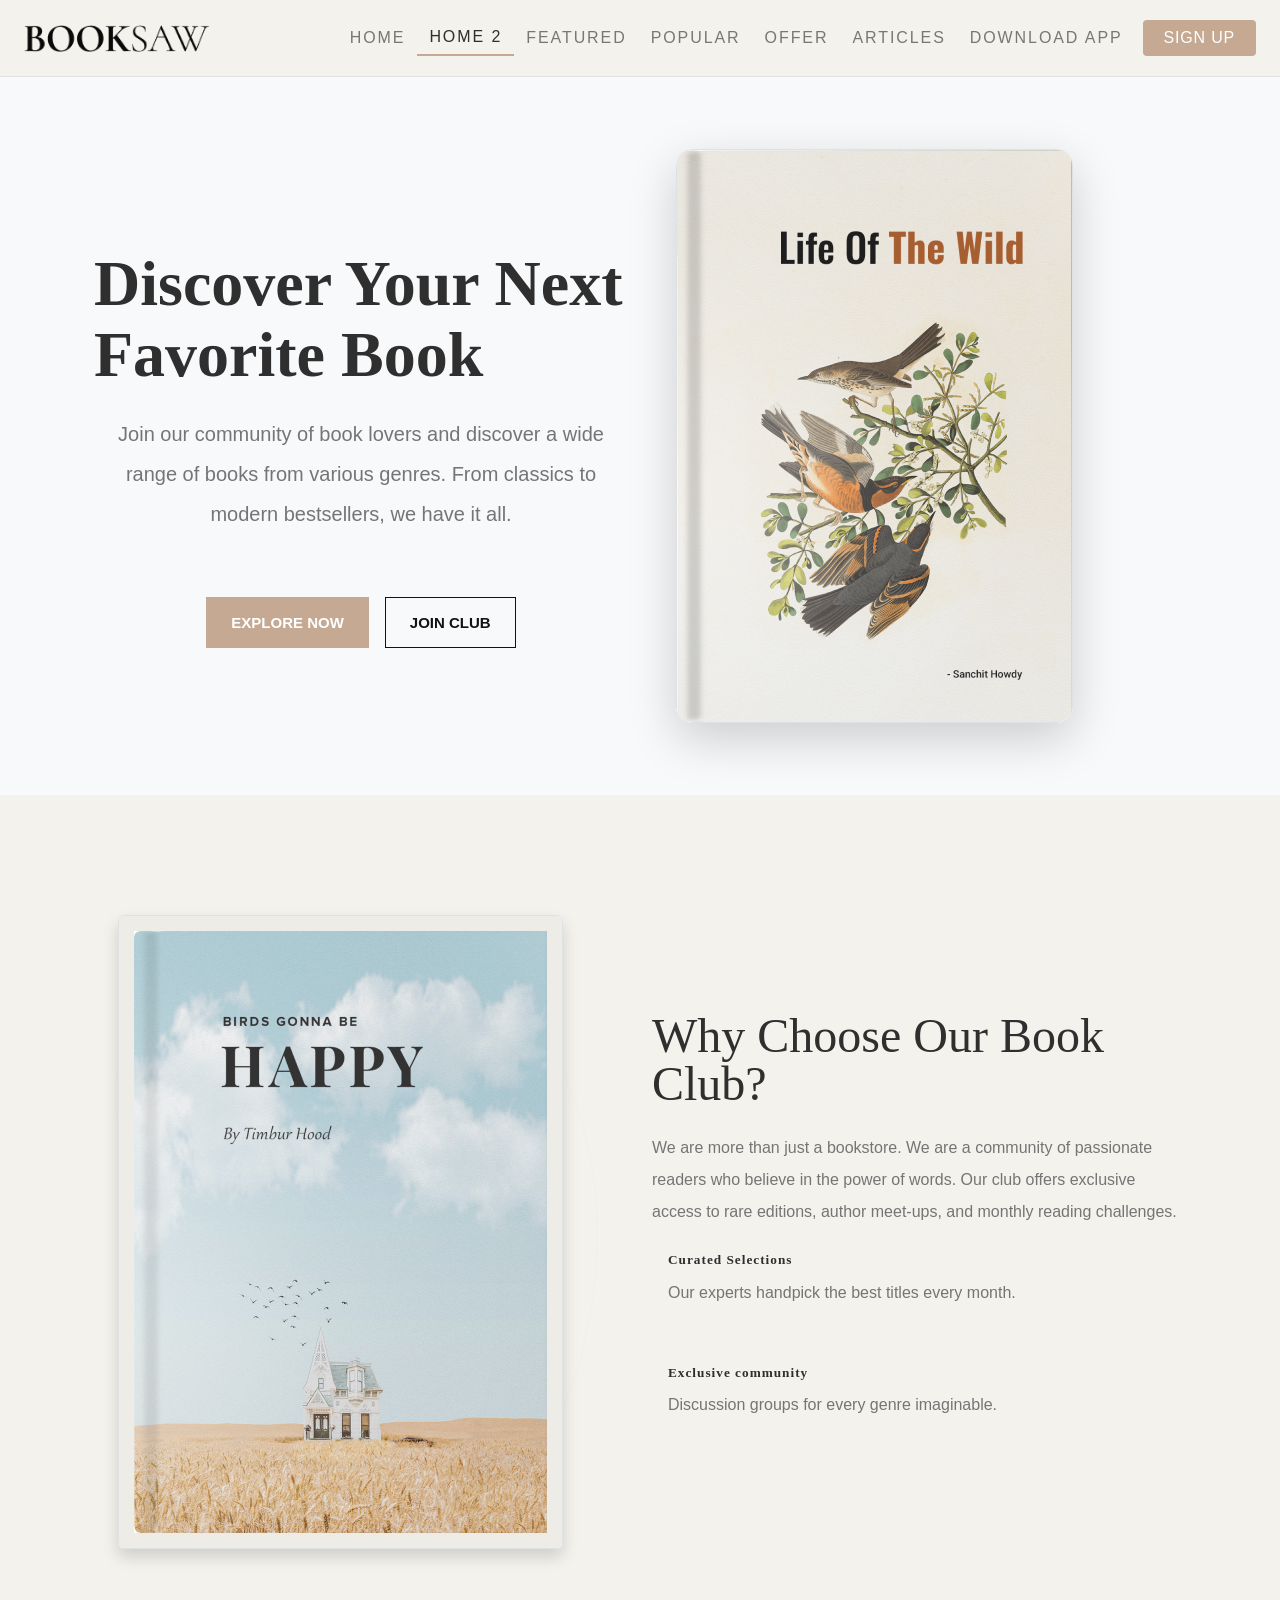
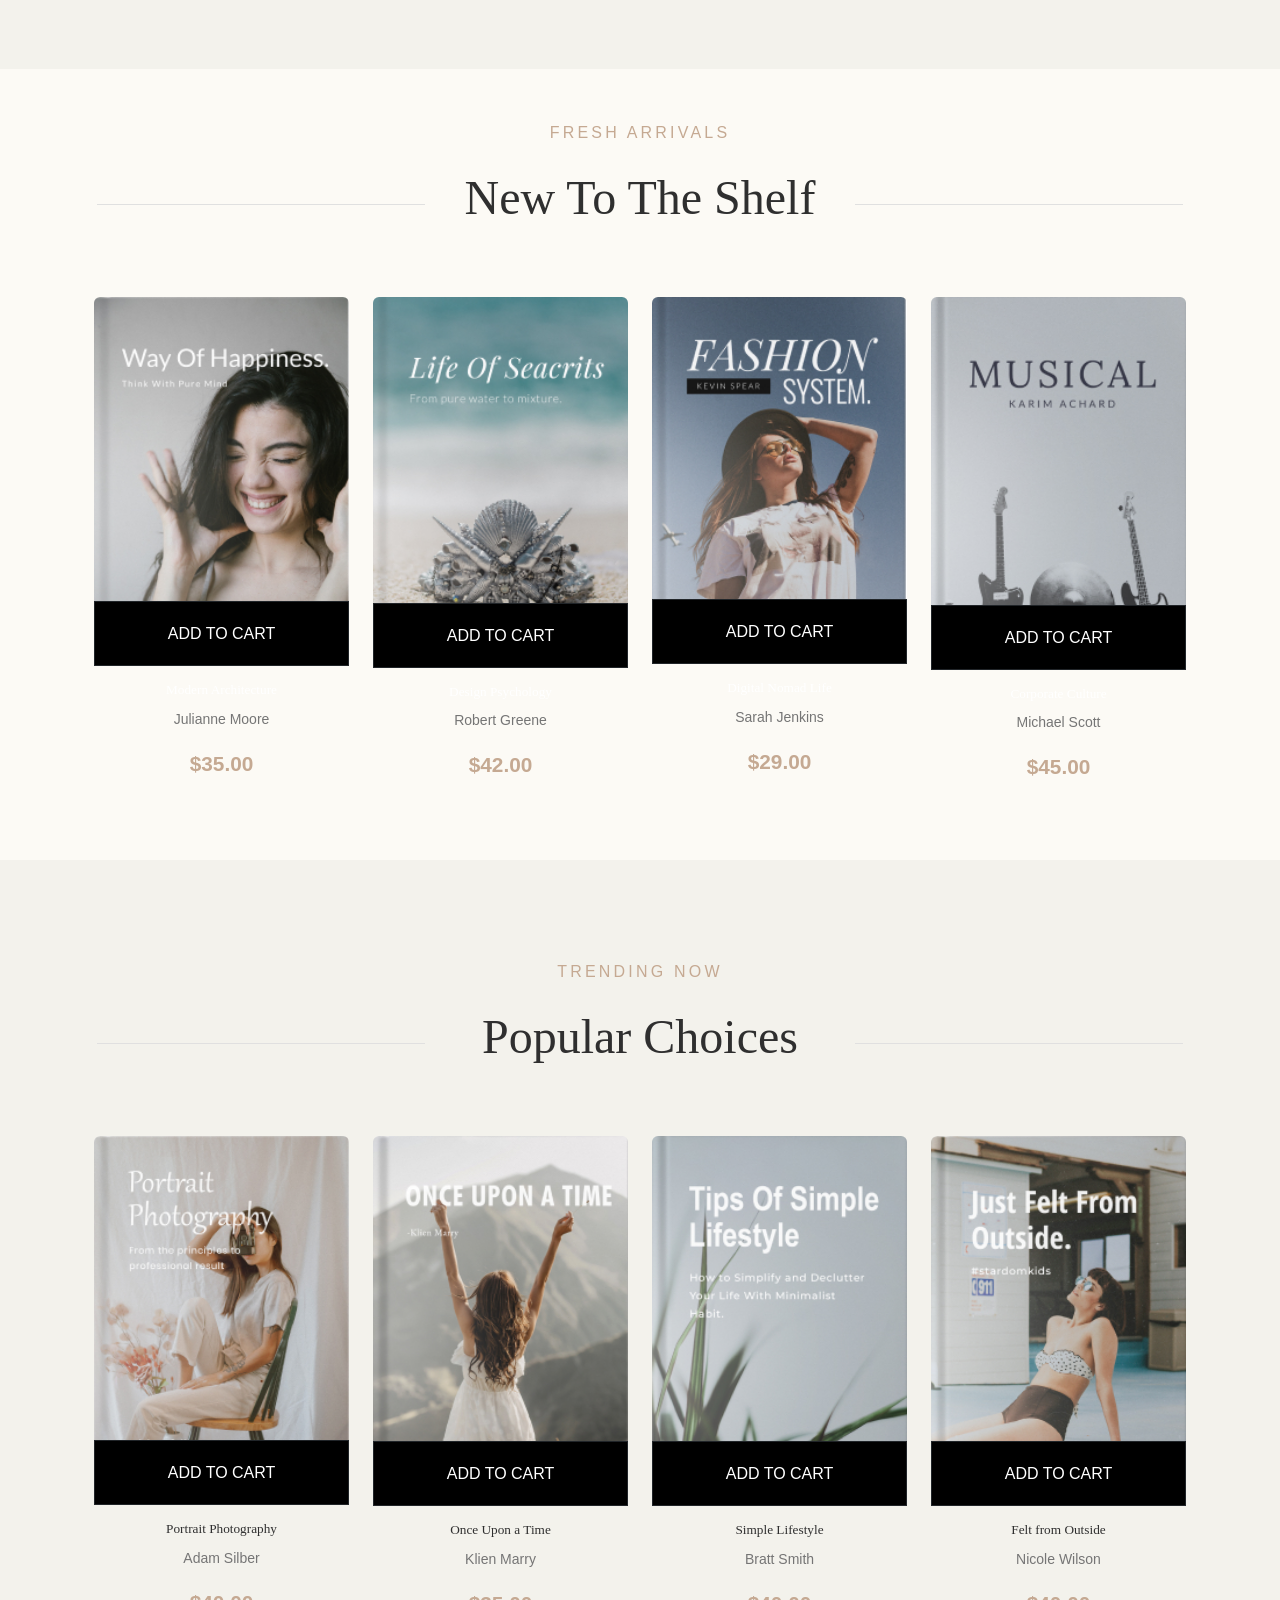
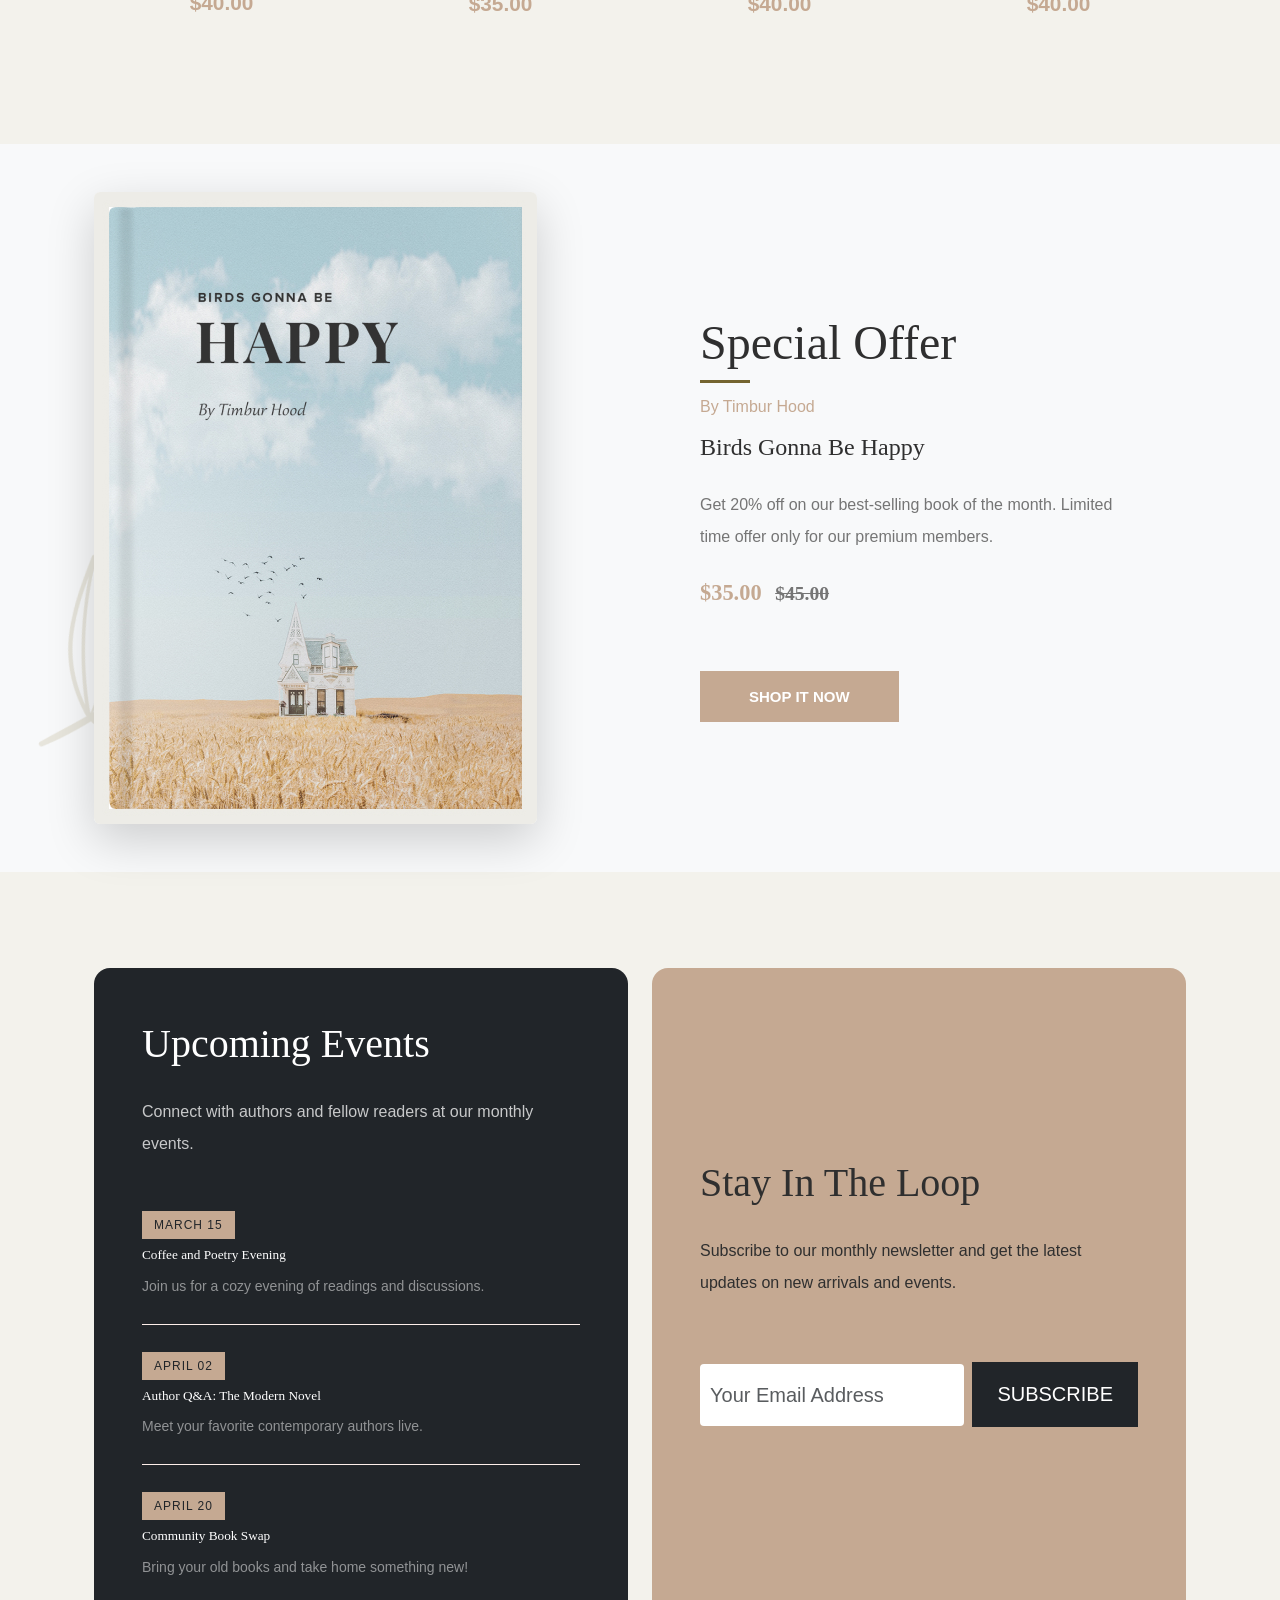
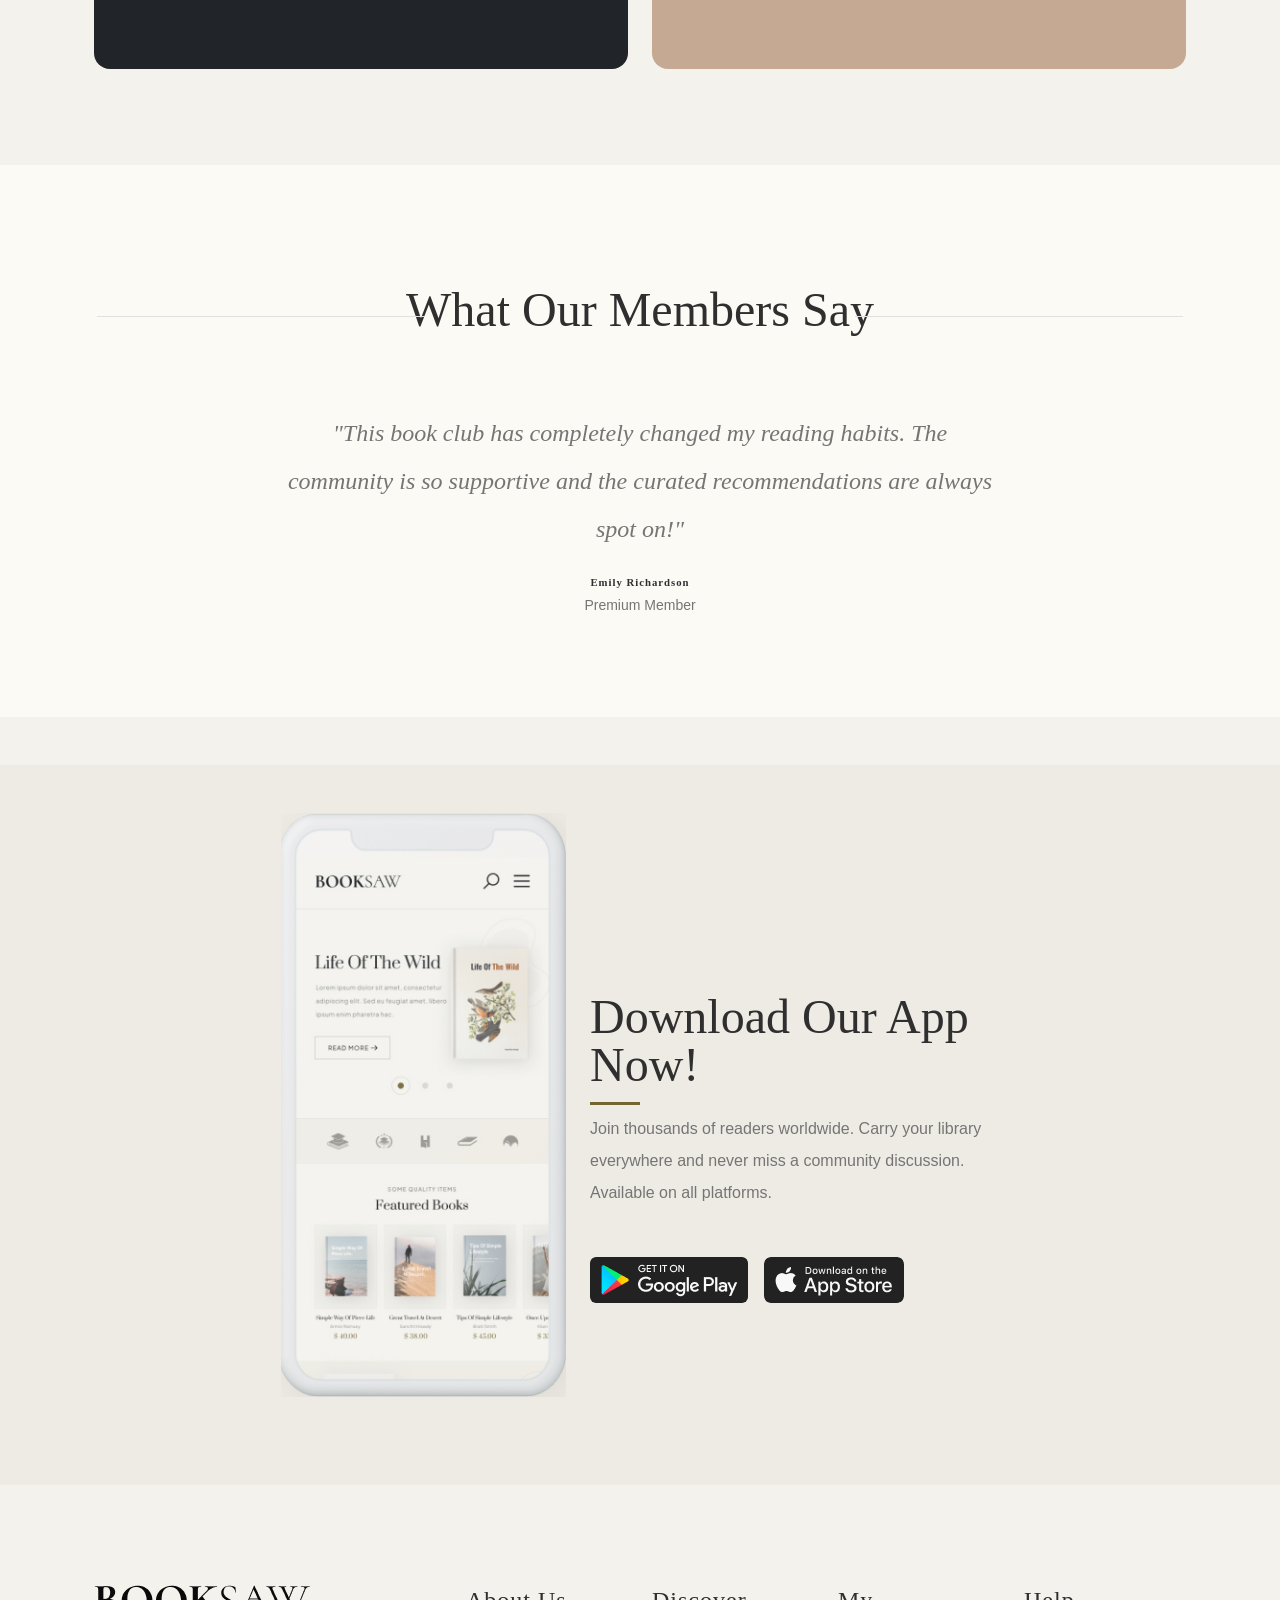
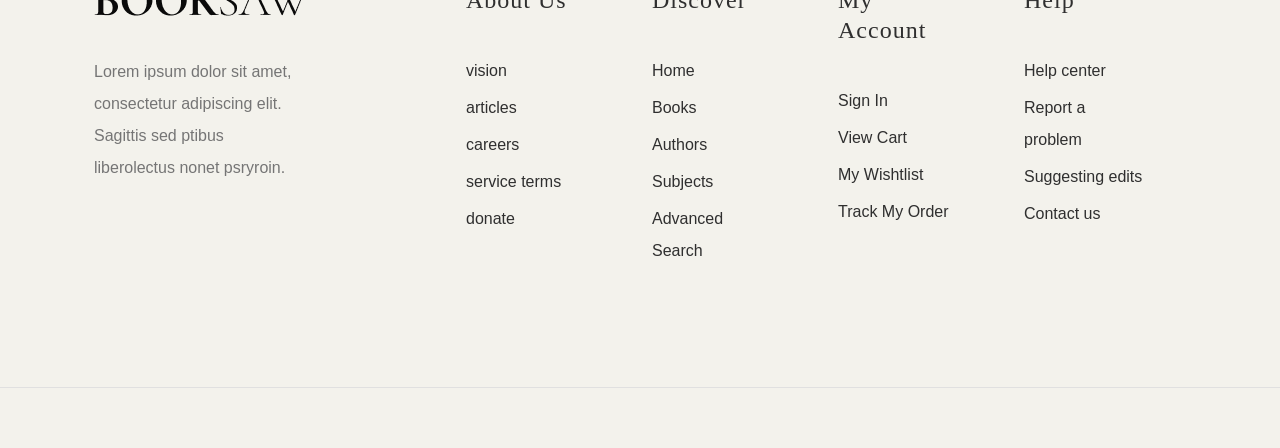
<file: home2.html>
<!DOCTYPE html>
<html lang="en">

<head>
    <title>BookSaw - Home 2 | Premium Book Community</title>
    <meta charset="utf-8">
    <meta http-equiv="X-UA-Compatible" content="IE=edge">
    <meta name="viewport" content="width=device-width, initial-scale=1.0">
    <meta name="format-detection" content="telephone=no">
    <meta name="apple-mobile-web-app-capable" content="yes">
    <meta name="author" content="">
    <meta name="keywords" content="">
    <meta name="description" content="">

    <link href="https://cdn.jsdelivr.net/npm/bootstrap@5.3.1/dist/css/bootstrap.min.css" rel="stylesheet"
        integrity="sha384-4bw+/aepP/YC94hEpVNVgiZdgIC5+VKNBQNGCHeKRQN+PtmoHDEXuppvnDJzQIu9" crossorigin="anonymous">

    <link rel="stylesheet" type="text/css" href="css/normalize.css">
    <link rel="stylesheet" type="text/css" href="icomoon/icomoon.css">
    <link rel="stylesheet" type="text/css" href="css/vendor.css">
    <link rel="stylesheet" type="text/css" href="style.css">
    <link rel="icon" type="image/png" href="images/main-logo.png">

</head>

<body data-bs-spy="scroll" data-bs-target="#header" tabindex="0">

    <div id="header-wrap">
        <header id="header">
            <div class="container-fluid">
                <div class="row align-items-center">

                    <div class="col-6 col-md-2">
                        <div class="main-logo">
                            <a href="index.html"><img src="images/main-logo.png" alt="logo"></a>
                        </div>

                    </div>

                    <div class="col-6 col-md-10">

                        <nav id="navbar">
                            <div class="main-menu stellarnav">
                                <ul class="menu-list">
                                    <li class="menu-item"><a href="index.html" class="nav-link">Home</a></li>
                                    <li class="menu-item active"><a href="#home" class="nav-link">Home 2</a></li>
                                    <li class="menu-item"><a href="#featured-books" class="nav-link">Featured</a></li>
                                    <li class="menu-item"><a href="#popular-books" class="nav-link">Popular</a></li>
                                    <li class="menu-item"><a href="#special-offer" class="nav-link">Offer</a></li>
                                    <li class="menu-item"><a href="#latest-blog" class="nav-link">Articles</a></li>
                                    <li class="menu-item"><a href="#download-app" class="nav-link">Download App</a></li>
                                    <li class="menu-item signup-btn"><a href="register.html" class="btn btn-accent">Sign
                                            Up</a></li>
                                </ul>

                            </div>
                        </nav>

                    </div>

                </div>
            </div>
        </header>

    </div>

    <!-- Hero Section -->
    <section id="home" class="py-5 bg-light-gray">
        <div class="container">
            <div class="row align-items-center">
                <div class="col-md-6" data-aos="fade-right">
                    <div class="banner-content">
                        <h1 class="display-3 fw-bold mb-4">Discover Your Next Favorite Book</h1>
                        <p class="lead mb-5 text-secondary">Join our community of book lovers and discover a wide range
                            of books from various genres. From classics to modern bestsellers, we have it all.</p>
                        <div class="btn-wrap d-flex gap-3">
                            <a href="#new-arrivals" class="btn btn-accent btn-lg px-4 py-3 text-uppercase">Explore
                                Now</a>
                            <a href="login.html" class="btn btn-outline-dark btn-lg px-4 py-3 text-uppercase">Join
                                Club</a>
                        </div>
                    </div>
                </div>
                <div class="col-md-6" data-aos="fade-left">
                    <div class="hero-image-wrap p-4">
                        <img src="images/main-banner1.jpg" alt="Hero Image"
                            class="img-fluid rounded-4 shadow-lg border">
                    </div>
                </div>
            </div>
        </div>
    </section>

    <!-- About Club Section -->
    <section id="about-club" class="py-5 my-5">
        <div class="container">
            <div class="row align-items-center">
                <div class="col-md-6 order-md-2" data-aos="fade-left">
                    <h2 class="section-title mb-4">Why Choose Our Book Club?</h2>
                    <p class="mb-4">We are more than just a bookstore. We are a community of passionate readers who
                        believe in the power of words. Our club offers exclusive access to rare editions, author
                        meet-ups, and monthly reading challenges.</p>
                    <div class="features-list">
                        <div class="d-flex align-items-start mb-3">
                            <i class="icon icon-check-circle text-accent fs-4 me-3"></i>
                            <div>
                                <h5 class="fw-bold">Curated Selections</h5>
                                <p class="text-secondary">Our experts handpick the best titles every month.</p>
                            </div>
                        </div>
                        <div class="d-flex align-items-start mb-3">
                            <i class="icon icon-check-circle text-accent fs-4 me-3"></i>
                            <div>
                                <h5 class="fw-bold">Exclusive community</h5>
                                <p class="text-secondary">Discussion groups for every genre imaginable.</p>
                            </div>
                        </div>
                    </div>
                </div>
                <div class="col-md-6 order-md-1" data-aos="fade-right">
                    <div class="image-with-pattern position-relative p-4">
                        <img src="images/single-image.jpg" alt="About Image" class="img-fluid rounded shadow border">
                        <div class="pattern-bg position-absolute top-0 start-0 w-100 h-100 p-2 z-n1"
                            style="background: url('images/pattern2.png') repeat; opacity: 0.1;"></div>
                    </div>
                </div>
            </div>
        </div>
    </section>

    <!-- Featured Books Section (New Arrivals) -->
    <section id="featured-books" class="py-5 bg-light-beige">
        <div class="container">
            <div class="section-header text-center mb-5">
                <span class="text-accent text-uppercase tracking-widest">Fresh Arrivals</span>
                <h2 class="section-title">New to the Shelf</h2>
            </div>
            <div class="row" data-aos="fade-up">
                <div class="col-md-3">
                    <div class="product-item card border-0 bg-transparent mb-4">
                        <figure class="product-style mb-3 position-relative overflow-hidden">
                            <img src="images/product-item5.jpg" alt="Book" class="img-fluid rounded w-100">
                            <button class="add-to-cart btn btn-dark w-100 position-absolute bottom-0 start-0 py-2">Add
                                to Cart</button>
                        </figure>
                        <div class="text-center">
                            <h4 class="h5 mb-1">Modern Architecture</h4>
                            <span class="text-secondary small">Julianne Moore</span>
                            <div class="item-price fw-bold text-accent mt-2">$35.00</div>
                        </div>
                    </div>
                </div>
                <div class="col-md-3">
                    <div class="product-item card border-0 bg-transparent mb-4">
                        <figure class="product-style mb-3 position-relative overflow-hidden">
                            <img src="images/product-item6.jpg" alt="Book" class="img-fluid rounded w-100">
                            <button class="add-to-cart btn btn-dark w-100 position-absolute bottom-0 start-0 py-2">Add
                                to Cart</button>
                        </figure>
                        <div class="text-center">
                            <h4 class="h5 mb-1">Design Psychology</h4>
                            <span class="text-secondary small">Robert Greene</span>
                            <div class="item-price fw-bold text-accent mt-2">$42.00</div>
                        </div>
                    </div>
                </div>
                <div class="col-md-3">
                    <div class="product-item card border-0 bg-transparent mb-4">
                        <figure class="product-style mb-3 position-relative overflow-hidden">
                            <img src="images/product-item7.jpg" alt="Book" class="img-fluid rounded w-100">
                            <button class="add-to-cart btn btn-dark w-100 position-absolute bottom-0 start-0 py-2">Add
                                to Cart</button>
                        </figure>
                        <div class="text-center">
                            <h4 class="h5 mb-1">Digital Nomad Life</h4>
                            <span class="text-secondary small">Sarah Jenkins</span>
                            <div class="item-price fw-bold text-accent mt-2">$29.00</div>
                        </div>
                    </div>
                </div>
                <div class="col-md-3">
                    <div class="product-item card border-0 bg-transparent mb-4">
                        <figure class="product-style mb-3 position-relative overflow-hidden">
                            <img src="images/product-item8.jpg" alt="Book" class="img-fluid rounded w-100">
                            <button class="add-to-cart btn btn-dark w-100 position-absolute bottom-0 start-0 py-2">Add
                                to Cart</button>
                        </figure>
                        <div class="text-center">
                            <h4 class="h5 mb-1">Corporate Culture</h4>
                            <span class="text-secondary small">Michael Scott</span>
                            <div class="item-price fw-bold text-accent mt-2">$45.00</div>
                        </div>
                    </div>
                </div>
            </div>
        </div>
    </section>

    <!-- Popular Books Section -->
    <section id="popular-books" class="py-5 my-5">
        <div class="container">
            <div class="section-header text-center mb-5">
                <span class="text-accent text-uppercase tracking-widest">Trending Now</span>
                <h2 class="section-title">Popular Choices</h2>
            </div>
            <div class="row" data-aos="fade-up">
                <div class="col-md-3">
                    <div class="product-item card border-0 bg-transparent mb-4">
                        <figure class="product-style mb-3 position-relative overflow-hidden">
                            <img src="images/tab-item1.jpg" alt="Book" class="img-fluid rounded w-100">
                            <button class="add-to-cart btn btn-dark w-100 position-absolute bottom-0 start-0 py-2">Add
                                to Cart</button>
                        </figure>
                        <div class="text-center">
                            <h4 class="h5 mb-1">Portrait Photography</h4>
                            <span class="text-secondary small">Adam Silber</span>
                            <div class="item-price fw-bold text-accent mt-2">$40.00</div>
                        </div>
                    </div>
                </div>
                <div class="col-md-3">
                    <div class="product-item card border-0 bg-transparent mb-4">
                        <figure class="product-style mb-3 position-relative overflow-hidden">
                            <img src="images/tab-item2.jpg" alt="Book" class="img-fluid rounded w-100">
                            <button class="add-to-cart btn btn-dark w-100 position-absolute bottom-0 start-0 py-2">Add
                                to Cart</button>
                        </figure>
                        <div class="text-center">
                            <h4 class="h5 mb-1">Once Upon a Time</h4>
                            <span class="text-secondary small">Klien Marry</span>
                            <div class="item-price fw-bold text-accent mt-2">$35.00</div>
                        </div>
                    </div>
                </div>
                <div class="col-md-3">
                    <div class="product-item card border-0 bg-transparent mb-4">
                        <figure class="product-style mb-3 position-relative overflow-hidden">
                            <img src="images/tab-item3.jpg" alt="Book" class="img-fluid rounded w-100">
                            <button class="add-to-cart btn btn-dark w-100 position-absolute bottom-0 start-0 py-2">Add
                                to Cart</button>
                        </figure>
                        <div class="text-center">
                            <h4 class="h5 mb-1">Simple Lifestyle</h4>
                            <span class="text-secondary small">Bratt Smith</span>
                            <div class="item-price fw-bold text-accent mt-2">$40.00</div>
                        </div>
                    </div>
                </div>
                <div class="col-md-3">
                    <div class="product-item card border-0 bg-transparent mb-4">
                        <figure class="product-style mb-3 position-relative overflow-hidden">
                            <img src="images/tab-item4.jpg" alt="Book" class="img-fluid rounded w-100">
                            <button class="add-to-cart btn btn-dark w-100 position-absolute bottom-0 start-0 py-2">Add
                                to Cart</button>
                        </figure>
                        <div class="text-center">
                            <h4 class="h5 mb-1">Felt from Outside</h4>
                            <span class="text-secondary small">Nicole Wilson</span>
                            <div class="item-price fw-bold text-accent mt-2">$40.00</div>
                        </div>
                    </div>
                </div>
            </div>
        </div>
    </section>

    <!-- Special Offer Section -->
    <section id="special-offer" class="py-5 bg-light-gray leaf-pattern-overlay">
        <div class="container">
            <div class="row align-items-center">
                <div class="col-md-6" data-aos="fade-right">
                    <figure class="products-thumb mb-0">
                        <img src="images/single-image.jpg" alt="Special Offer" class="img-fluid rounded shadow-lg">
                    </figure>
                </div>
                <div class="col-md-6" data-aos="fade-left">
                    <div class="product-entry px-md-5">
                        <h2 class="section-title divider mb-4">Special Offer</h2>
                        <div class="products-content">
                            <div class="author-name text-accent mb-2">By Timbur Hood</div>
                            <h3 class="item-title h2 mb-4">Birds gonna be happy</h3>
                            <p class="mb-4">Get 20% off on our best-selling book of the month. Limited time offer only
                                for our premium members.</p>
                            <div class="item-price h3 fw-bold text-accent mb-5">$35.00 <span
                                    class="text-secondary text-decoration-line-through small ms-2">$45.00</span></div>
                            <div class="btn-wrap">
                                <a href="#" class="btn btn-dark btn-lg px-5 py-3 text-uppercase">Shop it Now</a>
                            </div>
                        </div>
                    </div>
                </div>
            </div>
        </div>
    </section>

    <!-- Events Section / Latest Articles -->
    <section id="latest-blog" class="py-5 my-5">
        <div class="container">
            <div class="row grid">
                <div id="events" class="col-md-6" data-aos="fade-right">
                    <div class="p-5 bg-dark text-white rounded-4 h-100">
                        <h2 class="h1 mb-4">Upcoming Events</h2>
                        <p class="mb-5 opacity-75">Connect with authors and fellow readers at our monthly events.</p>
                        <ul class="list-unstyled">
                            <li class="mb-4 pb-4 border-bottom border-secondary">
                                <div class="badge bg-accent text-dark mb-2">MARCH 15</div>
                                <h4 class="h5">Coffee and Poetry Evening</h4>
                                <p class="small opacity-50 mb-0">Join us for a cozy evening of readings and discussions.
                                </p>
                            </li>
                            <li class="mb-4 pb-4 border-bottom border-secondary">
                                <div class="badge bg-accent text-dark mb-2">APRIL 02</div>
                                <h4 class="h5">Author Q&A: The Modern Novel</h4>
                                <p class="small opacity-50 mb-0">Meet your favorite contemporary authors live.</p>
                            </li>
                            <li>
                                <div class="badge bg-accent text-dark mb-2">APRIL 20</div>
                                <h4 class="h5">Community Book Swap</h4>
                                <p class="small opacity-50 mb-0">Bring your old books and take home something new!</p>
                            </li>
                        </ul>
                    </div>
                </div>
                <div class="col-md-6" data-aos="fade-left">
                    <div
                        class="newsletter-wrap p-5 bg-accent text-dark rounded-4 h-100 d-flex flex-column justify-content-center">
                        <h2 class="h1 mb-4">Stay in the Loop</h2>
                        <p class="mb-5">Subscribe to our monthly newsletter and get the latest updates on new arrivals
                            and events.</p>
                        <form class="d-flex gap-2 align-items-center">
                            <input type="email" class="form-control form-control-lg bg-white border-0 py-3"
                                placeholder="Your Email Address">
                            <button type="submit"
                                class="btn btn-dark btn-lg px-4 py-3 text-uppercase">Subscribe</button>
                        </form>
                    </div>
                </div>
            </div>
        </div>
    </section>

    <!-- Testimonials Section -->
    <section id="testimonials" class="py-5 bg-light-beige">
        <div class="container py-5">
            <div class="section-header text-center mb-5">
                <h2 class="section-title">What Our Members Say</h2>
            </div>
            <div class="row justify-content-center">
                <div class="col-md-8">
                    <div class="testimonial-slider text-center" data-aos="zoom-in">
                        <div class="testimonial-item">
                            <p class="fs-4 italic mb-4">"This book club has completely changed my reading habits. The
                                community is so supportive and the curated recommendations are always spot on!"</p>
                            <div class="author-info">
                                <h6 class="fw-bold mb-0">Emily Richardson</h6>
                                <span class="text-secondary small">Premium Member</span>
                            </div>
                        </div>
                    </div>
                </div>
            </div>
        </div>
    </section>

    <!-- Download App Section -->
    <section id="download-app" class="py-5 my-5 leaf-pattern-overlay">
        <div class="container">
            <div class="row justify-content-center">
                <div class="col-lg-8 col-md-11">
                    <div class="row align-items-center">
                        <div class="col-md-5" data-aos="fade-right">
                            <figure>
                                <img src="images/device.png" alt="phone" class="img-fluid">
                            </figure>
                        </div>
                        <div class="col-md-7" data-aos="fade-left">
                            <div class="app-info">
                                <h2 class="section-title divider mb-4">Download our app now!</h2>
                                <p class="mb-5 text-secondary">Join thousands of readers worldwide. Carry your library
                                    everywhere and never miss a community discussion. Available on all platforms.</p>
                                <div class="google-app d-flex gap-3">
                                    <img src="images/google-play.jpg" alt="google play" class="rounded">
                                    <img src="images/app-store.jpg" alt="app store" class="rounded">
                                </div>
                            </div>
                        </div>
                    </div>
                </div>
            </div>
        </div>
    </section>


    <footer id="footer">
        <div class="container">
            <div class="row">

                <div class="col-lg-4 col-md-12 col-sm-12">

                    <div class="footer-item">
                        <div class="company-brand">
                            <img src="images/main-logo.png" alt="logo" class="footer-logo">
                            <p>Lorem ipsum dolor sit amet, consectetur adipiscing elit. Sagittis sed ptibus liberolectus
                                nonet psryroin.</p>
                        </div>
                    </div>

                </div>

                <div class="col-lg-2 col-md-3 col-sm-6">

                    <div class="footer-menu">
                        <h5>About Us</h5>
                        <ul class="menu-list">
                            <li class="menu-item">
                                <a href="#">vision</a>
                            </li>
                            <li class="menu-item">
                                <a href="#">articles </a>
                            </li>
                            <li class="menu-item">
                                <a href="#">careers</a>
                            </li>
                            <li class="menu-item">
                                <a href="#">service terms</a>
                            </li>
                            <li class="menu-item">
                                <a href="#">donate</a>
                            </li>
                        </ul>
                    </div>

                </div>
                <div class="col-lg-2 col-md-3 col-sm-6">

                    <div class="footer-menu">
                        <h5>Discover</h5>
                        <ul class="menu-list">
                            <li class="menu-item">
                                <a href="#">Home</a>
                            </li>
                            <li class="menu-item">
                                <a href="#">Books</a>
                            </li>
                            <li class="menu-item">
                                <a href="#">Authors</a>
                            </li>
                            <li class="menu-item">
                                <a href="#">Subjects</a>
                            </li>
                            <li class="menu-item">
                                <a href="#">Advanced Search</a>
                            </li>
                        </ul>
                    </div>

                </div>
                <div class="col-lg-2 col-md-3 col-sm-6">

                    <div class="footer-menu">
                        <h5>My account</h5>
                        <ul class="menu-list">
                            <li class="menu-item">
                                <a href="#">Sign In</a>
                            </li>
                            <li class="menu-item">
                                <a href="#">View Cart</a>
                            </li>
                            <li class="menu-item">
                                <a href="#">My Wishtlist</a>
                            </li>
                            <li class="menu-item">
                                <a href="#">Track My Order</a>
                            </li>
                        </ul>
                    </div>

                </div>
                <div class="col-lg-2 col-md-3 col-sm-6">

                    <div class="footer-menu">
                        <h5>Help</h5>
                        <ul class="menu-list">
                            <li class="menu-item">
                                <a href="#">Help center</a>
                            </li>
                            <li class="menu-item">
                                <a href="#">Report a problem</a>
                            </li>
                            <li class="menu-item">
                                <a href="#">Suggesting edits</a>
                            </li>
                            <li class="menu-item">
                                <a href="contact.html">Contact us</a>
                            </li>
                        </ul>
                    </div>

                </div>

            </div>
            <!-- / row -->

        </div>
    </footer>

    <script src="js/jquery-1.11.0.min.js"></script>
    <script src="https://cdn.jsdelivr.net/npm/bootstrap@5.3.1/dist/js/bootstrap.bundle.min.js"
        integrity="sha384-HwwvtgBNo3bZJJLYd8oVXjrBZt8cqVSpeBNS5n7C8IVInixGAoxmnlMuBnhbgrkm"
        crossorigin="anonymous"></script>
    <script type="text/javascript" src="js/plugins.js"></script>
    <script type="text/javascript" src="js/script.js"></script>
</body>

</html>
</file>
<file: icomoon/icomoon.css>
@font-face {
  font-family: 'icomoon';
  src:  url('fonts/icomoon.eot?23qo56');
  src:  url('fonts/icomoon.eot?23qo56#iefix') format('embedded-opentype'),
    url('fonts/icomoon.ttf?23qo56') format('truetype'),
    url('fonts/icomoon.woff?23qo56') format('woff'),
    url('fonts/icomoon.svg?23qo56#icomoon') format('svg');
  font-weight: normal;
  font-style: normal;
  font-display: block;
}

[class^="icon-"], [class*=" icon-"] {
  /* use !important to prevent issues with browser extensions that change fonts */
  font-family: 'icomoon' !important;
  speak: never;
  font-style: normal;
  font-weight: normal;
  font-variant: normal;
  text-transform: none;
  line-height: 1;

  /* Better Font Rendering =========== */
  -webkit-font-smoothing: antialiased;
  -moz-osx-font-smoothing: grayscale;
}

.icon-ns-arrow-right:before {
  content: "\e90b";
}
.icon-cancel:before {
  content: "\e904";
}
.icon-arrow-left-circle:before {
  content: "\e902";
}
.icon-arrow-right-circle:before {
  content: "\e903";
}
.icon-user:before {
  content: "\e907";
}
.icon-search:before {
  content: "\e905";
}
.icon-notes:before {
  content: "\e906";
}
.icon-clipboard:before {
  content: "\e908";
}
.icon-close:before {
  content: "\e909";
}
.icon-currency-dollar:before {
  content: "\e90a";
}
.icon-arrow-left:before {
  content: "\e900";
}
.icon-arrow-right:before {
  content: "\e901";
}
.icon-twitter:before {
  content: "\f099";
}
.icon-facebook:before {
  content: "\f09a";
}
.icon-facebook-f:before {
  content: "\f09a";
}
.icon-bars:before {
  content: "\f0c9";
}
.icon-navicon:before {
  content: "\f0c9";
}
.icon-reorder:before {
  content: "\f0c9";
}
.icon-youtube-play:before {
  content: "\f16a";
}
.icon-behance-square:before {
  content: "\f1b5";
}
.icon-paper-plane:before {
  content: "\f1d8";
}
.icon-send:before {
  content: "\f1d8";
}
.icon-pinterest-p:before {
  content: "\f231";
}
</file>
<file: style.css>
/*
Theme Name: Booksaw BookStore Template
Theme URI: https://templatesjungle.com/
Author: TemplatesJungle
Author URI: https://templatesjungle.com/
Description: Booksaw is specially designed product packaged for Book Store by TemplateJungle.
Version: 1.1
*/

/*--------------------------------------------------------------
/* GENERAL STYLES
--------------------------------------------------------------*/
/*--------------------------------------------------------------
/** 1. VARIABLES
--------------------------------------------------------------*/
:root {
  /* widths for rows and containers
     */
  --header-height: 160px;
  --header-height-min: 80px;
}

/* on mobile devices below 600px
 */
@media screen and (max-width: 600px) {
  :root {
    --header-height: 100px;
    --header-height-min: 80px;
  }
}

/* Theme Colors */
:root {
  --accent-color: #C5A992;
  --secondary-color: #C5A992;
  --dark-color: #2f2f2f;
  --light-color: #F3F2EC;
  --body-text-color: #757575;
  --light-text-color: #afafaf;
  --dark-text-color: #2f2f2f;
}

/* Fonts */
:root {
  --body-font: "Raleway", sans-serif;
  --heading-font: "Prata", Georgia, serif;
  --secondary-font: "Playfair Display", Georgia, serif;
}

/* Global Overflow Prevention */
html,
body {
  overflow-x: hidden;
  width: 100%;
}

/* Bootstrap variables */
:root,
[data-bs-theme=light] {
  --heading-font: "Prata", Georgia, serif;
  --heading-font-weight: 400;
  --heading-color: var(--bs-dark);
  --heading-line-height: 1.1;

  --swiper-theme-color: var(--bs-primary);

  --custom-easing: cubic-bezier(.17, .67, .83, .67);

  /* theme colors */
  --bs-body-font-family: "Raleway", arial, sans-serif;
  --bs-body-font-size: 0.9rem;
  --bs-body-font-weight: 400;
  --bs-body-line-height: 1.7;
  --bs-body-color: #333;
  --bs-body-color-rgb: 51, 51, 51;

  --bs-primary: #C5A992;
  --bs-primary-dark: #C5A992;
  --bs-secondary: #C5A992;
  --bs-black: #111;
  --bs-light: #F1F1F0;
  --bs-dark: #212529;
  --bs-gray: #949494;
  --bs-gray-dark: #51565b;

  --bs-primary-rgb: 169, 128, 115;
  --bs-secondary-rgb: 253, 238, 233;
  --bs-black-rgb: 17, 17, 17;
  --bs-light-rgb: 241, 241, 240;
  --bs-dark-rgb: 33, 37, 41;

  --bs-link-color: var(--bs-dark);
  --bs-link-color-rgb: 17, 17, 17;
  --bs-link-decoration: underline;
  --bs-link-hover-color: var(--bs-primary);
  --bs-link-hover-color-rgb: 169, 128, 115;
}

.container,
.container-fluid,
.container-lg,
.container-md,
.container-sm,
.container-xl,
.container-xxl {
  /* spacing */
  --bs-gutter-x: 2.5rem;
}

.display-1,
.display-2,
.display-3,
.display-4,
.display-5,
.display-6 {
  font-family: var(--heading-font);
  font-weight: var(--heading-font-weight);
  line-height: var(--heading-line-height);
}

h1,
h2,
h3,
h4,
h5,
h6 {
  color: var(--heading-color);
}

a {
  text-decoration: none;
  transition: all 0.3s ease-out;
}

/* container fluid */
.container-fluid {
  /* width: 98%; */
  max-width: 1800px;
}

/* Dropdown */
.dropdown-menu {
  --bs-dropdown-border-radius: 0;
  --bs-dropdown-border-width: 0;
}

.dropdown-item {
  --bs-dropdown-item-padding-y: 0.25rem;
  --bs-dropdown-item-padding-x: 1rem;
  --bs-dropdown-link-color: var(--bs-black);
  --bs-dropdown-item-border-radius: 0;
}

.dropdown-item.active,
.dropdown-item:active {
  --bs-dropdown-link-active-color: var(--bs-light);
  --bs-dropdown-link-active-bg: var(--bs-black);
}

/* list group */
.list-group-item {
  --bs-list-group-item-padding-x: 0;
  --bs-list-group-border-width: 0;
}

/* btn */
.btn {
  --bs-btn-border-radius: 0;
}

.btn-primary {
  --bs-btn-color: #fff;
  --bs-btn-bg: var(--bs-primary);
  --bs-btn-border-color: var(--bs-primary);
  --bs-btn-hover-color: #fff;
  --bs-btn-hover-bg: var(--bs-primary-dark);
  --bs-btn-hover-border-color: var(--bs-primary-dark);
  --bs-btn-focus-shadow-rgb: 49, 132, 253;
  --bs-btn-active-color: #fff;
  --bs-btn-active-bg: var(--bs-secondary);
  --bs-btn-active-border-color: var(--bs-secondary);
  --bs-btn-active-shadow: inset 0 3px 5px rgba(0, 0, 0, 0.125);
  --bs-btn-disabled-color: #fff;
  --bs-btn-disabled-bg: var(--bs-primary);
  --bs-btn-disabled-border-color: var(--bs-primary);
}

.btn-outline-primary {
  --bs-btn-color: var(--bs-primary);
  --bs-btn-border-color: var(--bs-primary);
  --bs-btn-hover-color: #fff;
  --bs-btn-hover-bg: var(--bs-primary);
  --bs-btn-hover-border-color: var(--bs-primary);
  --bs-btn-focus-shadow-rgb: 13, 110, 253;
  --bs-btn-active-color: #fff;
  --bs-btn-active-bg: var(--bs-primary);
  --bs-btn-active-border-color: var(--bs-primary);
  --bs-btn-active-shadow: inset 0 3px 5px rgba(0, 0, 0, 0.125);
  --bs-btn-disabled-color: var(--bs-primary);
  --bs-btn-disabled-bg: transparent;
  --bs-btn-disabled-border-color: var(--bs-primary);
  --bs-gradient: none;
}

.pagination {
  --bs-pagination-active-bg: var(--bs-black);
  --bs-pagination-bg: transparent;
  --bs-pagination-border-width: 0;
  --bs-pagination-border-radius: 0;
}

/* breadcrumb */
.breadcrumb {
  --bs-breadcrumb-item-padding-x: 1em;
}

/* text white */
.text-white {
  --heading-color: var(--bs-light);
  --bs-breadcrumb-item-active-color: var(--bs-light);
  --bs-breadcrumb-divider-color: var(--bs-light);
  --bs-link-color-rgb: var(--bs-light-rgb);
  --bs-link-hover-color-rgb: var(--bs-light-rgb);
}

.text-white .nav-link {
  --bs-nav-link-color: var(--bs-light);
  --bs-nav-link-hover-color: var(--bs-light);
  --bs-nav-link-active-color: var(--bs-light);
  --bs-navbar-active-color: var(--bs-light);
}

/* accordion */
.accordion {
  --bs-accordion-border-width: 0;
  --bs-accordion-border-radius: 0;
  --bs-accordion-inner-border-radius: 0;
  --bs-accordion-btn-padding-x: 0;
  --bs-accordion-btn-padding-y: 1rem;
  --bs-accordion-btn-color: var(--bs-dark);
  --bs-accordion-btn-bg: transparent;
  --bs-accordion-btn-focus-border-color: var(--bs-dark);
  --bs-accordion-btn-focus-box-shadow: none;
  --bs-accordion-body-padding-x: 0;
  --bs-accordion-body-padding-y: 1rem;
  --bs-accordion-active-color: var(--bs-dark);
  --bs-accordion-active-bg: transparent;
}

.accordion-button {
  font-size: 1.2rem;
  border-bottom: 1px solid var(--bs-border-color);
}

/* form control */
.form-control:focus {
  border-color: #ccc;
  box-shadow: 0 0 0 0.25rem rgba(200, 200, 200, .25);
}

/* dark theme */
[data-bs-theme=dark] {
  color-scheme: dark;

  --heading-color: #fff;
  --bs-heading-color: #fff;
  --bs-link-color: #CCCCCC;
  --bs-link-hover-color: var(--bs-primary);
  --bs-link-color-rgb: 204, 204, 204;
  --bs-link-hover-color-rgb: 131, 169, 172;
  --bs-body-color: var(--bs-light);
  --bs-body-color-rgb: 241, 241, 240;
  --bs-body-bg: #111;
  --bs-body-bg-rgb: 17, 17, 41;

  color: var(--bs-gray);
}

[data-bs-theme=dark] .dropdown-item {
  --bs-dropdown-link-color: var(--bs-light);
  --bs-dropdown-link-hover-color: var(--bs-white);
}

[data-bs-theme=dark] .bg-white,
[data-bs-theme=dark] .bg-light {
  --bs-bg-opacity: 0.1;
}

/* end of Bootstrap Color Theme */

.container,
.container-fluid,
.container-lg,
.container-md,
.container-sm,
.container-xl,
.container-xxl {
  --bs-gutter-x: 3rem;
}

/* 2.1 General Styles
/*----------------------------------------------*/
*,
*::before,
*::after {
  -webkit-box-sizing: border-box;
  -moz-box-sizing: border-box;
  box-sizing: border-box;
}

html {
  box-sizing: border-box;
}

body {
  font-family: var(--body-font);
  font-size: 16px;
  line-height: 2;
  color: var(--body-text-color);
  background-color: var(--light-color);
}

body.no-scroll {
  overflow: hidden;
}

a {
  color: var(--accent-color);
  transition: 0.3s color ease-out;
}

a:hover {
  color: #111;
}

ul,
ol {
  margin-top: 0;
  margin-bottom: 10px;
  margin-left: 0;
}

ul ul,
ol ul,
ul ol,
ol ol {
  margin-top: 5px;
  margin-bottom: 0;
}

ul li,
ol li {
  margin-bottom: 5px;
  outline: 0;
}

ul li.active a,
.nav-link.active {
  color: var(--dark-color) !important;
  font-weight: 700;
  border-bottom: 2px solid var(--accent-color);
}

ul li:last-child,
ol li:last-child {
  margin-bottom: 0;
}

dl {
  margin-top: 0;
  margin-bottom: 2rem;
}

dt,
dd {
  line-height: 1.42857143;
}

dt {
  font-weight: bold;
}

dd {
  margin-left: 0;
}

button,
input,
select,
textarea {
  font-family: inherit;
  font-size: inherit;
  line-height: inherit;
  outline: 0;
}

figure {
  margin: 0;
}

img {
  display: inline-block;
  border: 0;
  max-width: 100%;
  height: auto;
  vertical-align: middle;
}

::selection {
  background: rgba(0, 0, 0, 0.8);
  color: #fff;
  text-shadow: none;
}

::-moz-selection {
  background: rgba(0, 0, 0, 0.8);
  color: #fff;
  text-shadow: none;
}

/* image align */
figure.align-right {
  margin: 30px 0 30px 30px;
}

/* Typography */
/*----------------------------------------------*/

h1,
.h1,
h2,
.h2,
h3,
.h3,
h4,
.h4,
h5,
.h5,
h6,
.h6 {
  font-family: var(--heading-font);
  line-height: 1.2;
  color: var(--dark-color);
}

h1.light,
.h1,
h2.light,
.h2,
h3.light,
.h3,
h4.light,
.h4,
h5.light,
.h5,
h6.light,
.h6 {
  color: #fff;
}

h1,
h2,
h3 {
  margin: 25px 0;
  text-transform: capitalize;
}

h5,
h6 {
  letter-spacing: 1px;
}

h1,
.h1 {
  font-size: 2.5em;
  line-height: 1.4;
}

h2,
.h2 {
  font-size: 1.5em;
  line-height: 1.4;
}

h3,
.h3 {
  font-size: 1.4em;
  line-height: 1.4;
}

h4,
.h4 {
  font-size: 1.1em;
  line-height: 1.4;
}

h5,
.h5 {
  font-size: .83em;
  line-height: 1.25;
}

h6,
.h6 {
  font-size: .67em;
  line-height: 1.1;
}

h1 a,
h2 a,
h3 a,
h4 a,
h5 a,
h6 a {
  font-weight: inherit;
  color: inherit;
  text-decoration: none;
}

p {
  margin: 0 0 20px 0;
}

p:empty {
  display: none;
}

small {
  font-size: 85%;
}

mark {
  background-color: #fcf8e3;
  padding: 0.28rem;
}

dfn,
cite,
em,
i {
  font-style: italic;
}

code,
kbd,
var {
  font-size: 14px;
}

code {
  background-color: #f9f2f4;
}

abbr {
  border-bottom: 0.1px dotted #666;
  cursor: help;
}

::placeholder {
  color: #999;
}

/*----------------------------------------------*/
/* 2.1 Floating & Alignment */
/*----------------------------------------------*/

.align-left {
  float: left;
  text-align: left;
}

.align-right {
  float: right;
  text-align: right;
}

.align-center {
  display: block;
  margin-left: auto;
  margin-right: auto;
  text-align: center;
}

/**::after,*/
.container::after,
.row::after,
.clearfix::after {
  display: block;
  clear: both;
  content: "";
}

/** Text Align
--------------------------------------------------------------*/

.text-left {
  text-align: left;
}

.text-right {
  text-align: right;
}

.text-center {
  text-align: center;
}

.text-justify {
  text-align: justify;
}

.text-nowrap {
  white-space: nowrap;
}

.text-lead {
  font-size: 120%;
  line-height: 1.7em;
}

.text-lead strong {
  font-size: 115%;
  font-weight: 500;
}

.text-muted {
  color: #777;
}

.text-pri {
  color: #ff9697;
}

.text-hide {
  font: 0/0 a;
  color: transparent;
  text-shadow: none;
  background-color: transparent;
  border: 0;
}

/*------------------------------------------------
/* 2.3 Forms
–––––––––––––––––––––––––––––––––––––––––––––––––– */
input[type="email"],
input[type="number"],
input[type="search"],
input[type="text"],
input[type="tel"],
input[type="url"],
input[type="password"],
textarea,
select {
  padding: 6px 10px;
  /* The 6px vertically centers text on FF, ignored by Webkit */
  background-color: #fff;
  border: 1px solid #D1D1D1;
  border-radius: 4px;
  box-shadow: none;
  box-sizing: border-box;
}

/* Removes awkward default styles on some inputs for iOS */
input[type="email"],
input[type="number"],
input[type="search"],
input[type="text"],
input[type="tel"],
input[type="url"],
input[type="password"],
textarea {
  -webkit-appearance: none;
  -moz-appearance: none;
  appearance: none;
}

textarea {
  min-height: 65px;
  padding-top: 6px;
  padding-bottom: 6px;
}

input[type="email"]:focus,
input[type="number"]:focus,
input[type="search"]:focus,
input[type="text"]:focus,
input[type="tel"]:focus,
input[type="url"]:focus,
input[type="password"]:focus,
textarea:focus,
select:focus {
  border: 1px solid #33C3F0;
  outline: 0;
}

label,
legend {
  display: block;
  margin-bottom: .5rem;
  font-weight: 600;
}

fieldset {
  padding: 0;
  border-width: 0;
}

input[type="checkbox"],
input[type="radio"] {
  display: inline;
}

label>.label-body {
  display: inline-block;
  margin-left: .5rem;
  font-weight: normal;
}

/*------------------------------------------------
/* 2.4 Lists
–––––––––––––––––––––––––––––––––––––––––––––––––– */
ul {
  list-style: circle inside;
}

ol {
  list-style: decimal inside;
}

ol,
ul {
  padding-left: 0;
  margin-top: 0;
}

ul ul,
ul ol,
ol ol,
ol ul {
  margin: 1.5rem 0 1.5rem 3rem;
  font-size: 90%;
}

li {
  margin-bottom: 1rem;
}

/*------------------------------------------------
/* 2.5 Code
–––––––––––––––––––––––––––––––––––––––––––––––––– */
code {
  padding: .2rem .5rem;
  margin: 0 .2rem;
  font-size: 90%;
  white-space: nowrap;
  background: #F1F1F1;
  border: 1px solid #E1E1E1;
  border-radius: 4px;
}

pre>code {
  display: block;
  padding: 1rem 1.5rem;
  white-space: pre;
}

/*------------------------------------------------
/* 2.6 Tables
–––––––––––––––––––––––––––––––––––––––––––––––––– */
th,
td {
  padding: 12px 15px;
  text-align: left;
  border-bottom: 1px solid #E1E1E1;
}

th:first-child,
td:first-child {
  padding-left: 0;
}

th:last-child,
td:last-child {
  padding-right: 0;
}

/*------------------------------------------------
/* 2.7 Spacing
–––––––––––––––––––––––––––––––––––––––––––––––––– */
button,
.button {
  margin-bottom: 1rem;
}

input,
textarea,
select,
fieldset {
  margin-bottom: 1.5rem;
}

pre,
blockquote,
dl,
figure,
table,
p,
ul,
ol,
form {
  margin-bottom: 2.5rem;
}

/*------------------------------------------------
/* 2.8 Utilities
–––––––––––––––––––––––––––––––––––––––––––––––––– */
.u-full-width {
  width: 100%;
  box-sizing: border-box;
}

.u-max-full-width {
  max-width: 100%;
  box-sizing: border-box;
}

.u-pull-right {
  float: right;
}

.u-pull-left {
  float: left;
}

.list-icon i {
  margin-right: 10px;
}

.list-unstyled {
  list-style: none;
}

.txt-fx .letter {
  opacity: 0;
}

/*------------------------------------------------
/* 2.9 Misc
–––––––––––––––––––––––––––––––––––––––––––––––––– */
hr {
  margin-top: 3rem;
  margin-bottom: 3.5rem;
  border-width: 0;
  border-top: 1px solid #E1E1E1;
}

/*--------------------------------------------------------------
/** 2.10 Buttons
--------------------------------------------------------------*/
a.btn,
input[type="button"],
input[type="submit"],
input[type="reset"],
input[type="file"],
button {
  background-image: none;
  background: var(--accent-color);
  text-decoration: none !important;
  display: inline-block;
  position: relative;
  border: 1px solid transparent;
  border-radius: 0;
  padding: 0.75em 1.5em;
  margin-top: 15px;
  font-size: 15px;
  font-weight: bold;
  line-height: normal;
  text-align: center;
  text-transform: uppercase;
  color: #fff;
  z-index: 1;
  cursor: pointer;
  white-space: nowrap;
  vertical-align: middle;
  -webkit-transition: all 0.3s ease-in;
  transition: all 0.3s ease-in;
  -ms-touch-action: manipulation;
  touch-action: manipulation;
  -webkit-user-select: none;
  -moz-user-select: none;
  -ms-user-select: none;
  user-select: none;
}

.btn:hover,
.btn:focus,
input[type="button"]:focus,
input[type="button"]:hover,
input[type="submit"]:focus,
input[type="submit"]:hover,
input[type="reset"]:focus,
input[type="reset"]:hover,
input[type="file"]:focus,
input[type="file"]:hover,
button:focus,
button:hover {
  text-decoration: none;
  outline: 0;
}

.light .btn:hover {
  color: #fff;
}

.btn:last-child {
  margin-right: 0;
}

.btn:active,
.btn.btn-outline-light:active,
.btn.btn-outline-dark:active,
.btn.btn-outline-accent:active,
input[type="button"]:active,
input[type="submit"]:active,
input[type="reset"]:active,
input[type="file"]:active,
button:active {
  outline: 0;
  background-image: none;
  -webkit-box-shadow: inset 0 1px 3px rgba(0, 0, 0, 0.3);
  box-shadow: inset 0 1px 3px rgba(0, 0, 0, 0.3);
}

.btn.disabled,
.btn[disabled],
fieldset[disabled] .btn {
  cursor: not-allowed;
  opacity: 0.65;
  box-shadow: none;
}

a.btn.disabled,
fieldset[disabled] a.btn {
  pointer-events: none;
}

/* - Button Sizes
------------------------------------------------------------- */
.btn.btn-small {
  padding: 0.325em 1.7em;
  font-size: 0.65em;
}

.btn.btn-medium {
  padding: 0.5em 1.75em;
  font-size: 0.75em;
}

.btn.btn-large {
  padding: 1em 2.5em;
}

.btn.btn-xlarge {
  padding: 1.5em 2.7em;
  font-size: 0.9em;
}

.btn.btn-image {
  background-color: transparent;
  padding: 0;
  max-height: 50px;
}

.btn.btn-image img {
  max-height: 50px;
}

/* - Button Shapes
------------------------------------------------------------- */
.btn.btn-rounded,
.btn.btn-rounded::after {
  border-radius: 4px;
}

.btn.btn-pill,
.btn.btn-pill::after {
  border-radius: 2em;
}

/* button outline */
.btn.btn-outline-dark,
.btn.btn-outline-light,
.btn.btn-outline-accent {
  border: 1px solid #fff;
  background: transparent;
  text-shadow: none;
  box-shadow: none;
}

.btn.btn-outline-dark:hover::after,
.btn.btn-outline-light:hover::after {
  background-color: transparent;
}

.btn.btn-outline-dark {
  border-color: #121212;
  color: #121212;
}

.btn.btn-outline-dark:hover {
  background: rgba(0, 0, 0, .03);
  background: #121212;
  border-color: #121212;
  color: #fff;
}

.btn.btn-outline-accent {
  background: transparent;
  border-color: var(--accent-color);
  color: var(--accent-color);
}

.btn.btn-outline-accent:hover {
  border-color: var(--dark-color);
  color: var(--dark-color) !important;
}

.btn.btn-outline-light {
  background: transparent;
  border-color: var(--light-text-color);
  color: var(--light-text-color);
}

.btn.btn-outline-light:hover {
  border-color: var(--accent-color);
  color: var(--accent-color) !important;
}

.btn.btn-full {
  display: block;
  margin: .85em 0;
  width: 100%;
  text-align: center;
}

/* button with line */
.btn-with-line {
  color: #fff;
  position: relative;
}

.btn-with-line:after {
  content: "";
  position: absolute;
  top: 8px;
  right: -66px;
  border-bottom: 2px solid #fff;
  width: 50%;
  z-index: 9;
  transition: 0.3s ease-out;
}

.btn-with-line:hover {
  color: #fff;
}

.btn-with-line:hover:after {
  width: 30%;
  right: -41px;
}

/* - Buttons Color Scheme
------------------------------------------------------------- */
.btn.btn-common {
  background: var(--accent-color);
  color: #fff;
}

.btn.btn-common:hover {
  background: #151515;
  color: #fff;
}

.btn.btn-accent {
  color: #ffffff;
  background-color: var(--accent-color);
}

.btn.btn-accent:hover {
  color: #ffffff !important;
  background-color: #121212;
}

.btn.btn-gray,
.btn.btn-grey {
  background: #9e9e9e;
  color: #fff;
}

.btn.btn-black {
  background: #121212;
  color: #fff;
}

.btn.btn-black:hover {
  background-color: #797979;
}

.btn.btn-white {
  background: #f8f8f8;
  text-shadow: none;
  color: #121212 !important;
}

.btn.btn-white:hover {
  background: var(--accent-color);
  text-shadow: none;
}

/* - Buttons Aligns
------------------------------------------------------------- */
.btn-left {
  text-align: left;
  display: block;
}

.btn-center {
  text-align: center;
  display: block;
}

.btn-right {
  text-align: right;
  display: block;
}


/*====================================================================*/
/* 5. CONTENT ELEMENTS */
/*====================================================================*/

/*--------------------------------------------------------------
/** 5.1 General Tabs
--------------------------------------------------------------*/
.nav {
  display: flex;
  flex-wrap: wrap;
  padding-left: 0;
  margin-bottom: 0;
  list-style: none;
}

.nav-link {
  display: block;
  padding: 0.5rem 1rem;
  text-decoration: none;
  transition: color 0.15s ease-in-out, background-color 0.15s ease-in-out, border-color 0.15s ease-in-out;
}

@media (prefers-reduced-motion: reduce) {
  .nav-link {
    transition: none;
  }
}

.nav-link:hover,
.nav-link:focus {
  color: var(--accent-color);
}

.nav-link.disabled {
  color: #6c757d;
  pointer-events: none;
  cursor: default;
}

.nav-tabs {
  border-bottom: 1px solid #dee2e6;
}

.nav-tabs .nav-link {
  color: #999;
  padding: 10px 30px;
  margin-bottom: -1px;
  background: none;
  border: 1px solid transparent;
  border-top-left-radius: 0.25rem;
  border-top-right-radius: 0.25rem;
}

.nav-tabs .nav-link:hover,
.nav-tabs .nav-link:focus {
  border-color: #e9ecef #e9ecef #dee2e6;
  isolation: isolate;
}

.nav-tabs .nav-link.disabled {
  color: #6c757d;
  background-color: transparent;
  border-color: transparent;
}

.nav-tabs .nav-link.active,
.nav-tabs .nav-item.show .nav-link {
  color: #495057;
  border-color: #dee2e6 #dee2e6 #f3f2ec;
  --bs-nav-tabs-link-active-bg: transparent;
}

.nav-tabs .dropdown-menu {
  margin-top: -1px;
  border-top-left-radius: 0;
  border-top-right-radius: 0;
}

.nav-pills .nav-link {
  background: none;
  border: 0;
  border-radius: 0.25rem;
}

.nav-pills .nav-link.active,
.nav-pills .show>.nav-link {
  color: #fff;
  background-color: #0d6efd;
}

.nav-fill>.nav-link,
.nav-fill .nav-item {
  flex: 1 1 auto;
  text-align: center;
}

.nav-justified>.nav-link,
.nav-justified .nav-item {
  flex-basis: 0;
  flex-grow: 1;
  text-align: center;
}

.nav-fill .nav-item .nav-link,
.nav-justified .nav-item .nav-link {
  width: 100%;
}

.bootstrap-tabs .tab-content {
  padding: 20px 0;
}

.bootstrap-tabs .tab-content>.tab-pane {
  display: none;
}

.bootstrap-tabs .tab-content>.active {
  display: block;
}

/*--------------------------------------------------------------
/** 5.2 Accordions
--------------------------------------------------------------*/
.fade {
  transition: opacity 0.15s linear;
}

@media (prefers-reduced-motion: reduce) {
  .fade {
    transition: none;
  }
}

.fade:not(.show) {
  opacity: 0;
}

.collapse:not(.show) {
  display: none;
}

.collapsing {
  height: 0;
  overflow: hidden;
  transition: height 0.35s ease;
}

@media (prefers-reduced-motion: reduce) {
  .collapsing {
    transition: none;
  }
}

.accordion-button {
  position: relative;
  display: flex;
  align-items: center;
  width: 100%;
  padding: 1rem 1.25rem;
  font-size: 1rem;
  color: #212529;
  text-align: left;
  background-color: #fff;
  border: 0;
  border-radius: 0;
  box-shadow: none;
  overflow-anchor: none;
  transition: color 0.15s ease-in-out, background-color 0.15s ease-in-out, border-color 0.15s ease-in-out, box-shadow 0.15s ease-in-out, border-radius 0.15s ease;
}

@media (prefers-reduced-motion: reduce) {
  .accordion-button {
    transition: none;
  }
}

.accordion-button:not(.collapsed) {
  color: var(--accent-color);
  /*box-shadow: inset 0 -1px 0 rgba(0, 0, 0, 0.125);*/
}

.accordion-button:not(.collapsed)::after {
  background-image: url("data:image/svg+xml,%3csvg xmlns='http://www.w3.org/2000/svg' viewBox='0 0 16 16' fill='%230c63e4'%3e%3cpath fill-rule='evenodd' d='M1.646 4.646a.5.5 0 0 1 .708 0L8 10.293l5.646-5.647a.5.5 0 0 1 .708.708l-6 6a.5.5 0 0 1-.708 0l-6-6a.5.5 0 0 1 0-.708z'/%3e%3c/svg%3e");
  transform: rotate(-180deg);
}

.accordion-button::after {
  flex-shrink: 0;
  width: 1.25rem;
  height: 1.25rem;
  margin-left: auto;
  content: "";
  background-image: url("data:image/svg+xml,%3csvg xmlns='http://www.w3.org/2000/svg' viewBox='0 0 16 16' fill='%23212529'%3e%3cpath fill-rule='evenodd' d='M1.646 4.646a.5.5 0 0 1 .708 0L8 10.293l5.646-5.647a.5.5 0 0 1 .708.708l-6 6a.5.5 0 0 1-.708 0l-6-6a.5.5 0 0 1 0-.708z'/%3e%3c/svg%3e");
  background-repeat: no-repeat;
  background-size: 1.25rem;
  transition: transform 0.2s ease-in-out;
}

@media (prefers-reduced-motion: reduce) {
  .accordion-button::after {
    transition: none;
  }
}

.accordion-button:hover {
  z-index: 2;
}

.accordion-button:focus {
  z-index: 3;
  outline: 0;
  box-shadow: none;
}

.accordion-header {
  margin-bottom: 0;
}

.accordion-item {
  background-color: #fff;
  border-bottom: 1px solid rgba(0, 0, 0, 0.125);
}

.accordion-body {
  padding: 1rem 1.25rem;
}

.accordion-flush .accordion-collapse {
  border-width: 0;
}

.accordion-flush .accordion-item {
  border-right: 0;
  border-left: 0;
  border-radius: 0;
}

.accordion-flush .accordion-item:first-child {
  border-top: 0;
}

.accordion-flush .accordion-item:last-child {
  border-bottom: 0;
}

.accordion-flush .accordion-item .accordion-button {
  border-radius: 0;
}

/*--------------------------------------------------------------
This is main CSS file that contains custom style rules used in this template
--------------------------------------------------------------*/


/* - Section Padding
--------------------------------------------------------------*/
.padding-xsmall {
  padding-top: 0.5em;
  padding-bottom: 0.5em;
}

.padding-small {
  padding-top: 2em;
  padding-bottom: 2em;
}

.padding-medium {
  padding-top: 4em;
  padding-bottom: 4em;
}

.padding-xlarge {
  padding-top: 9.5em;
  padding-bottom: 9.5em;
}

.padding-2xlarge {
  padding-top: 15em;
  padding-bottom: 15em;
}

/* no padding */
.no-padding-top {
  padding-top: 0 !important;
}

.no-padding-bottom {
  padding-bottom: 0 !important;
}

.no-gutter {
  padding: 0 !important;
}

/* no padding and margin */
.no-padding {
  padding: 0;
}

.no-margin {
  margin: 0;
}

/* - Section margin
--------------------------------------------------------------*/
.margin-small {
  margin-top: 3em;
  margin-bottom: 3em;
}

.margin-medium {
  margin-top: 4.5em;
  margin-bottom: 4.5em;
}

.margin-large {
  margin-top: 6em;
  margin-bottom: 6em;
}

.margin-xlarge {
  margin-top: 7.5em;
  margin-bottom: 7.5em;
}

@media only screen and (max-width: 768px) {

  .margin-small,
  .margin-medium,
  .margin-large,
  .margin-xlarge {
    margin-top: 1em;
    margin-bottom: 1em;
  }
}

/* - Button
------------------------------------------------------------- */

button {
  font-size: 1em;
  font-weight: 600;
  border: none;
  height: 65px;
  cursor: pointer;
  text-transform: uppercase;
}

.btn-wrap {
  text-transform: capitalize;
}

.btn-wrap a {
  text-decoration: none;
  font-weight: 600;
}

.btn-wrap a:hover {
  color: #74642F;
}

.btn-normal {
  color: #fff;
}

.btn-accent {
  color: #111;
}

.btn-submit {
  background: #fff;
  color: #2f2f2f;
}

.btn-submit:hover {
  background-color: #c5a992;
  color: #fff;
}

.btn-accent-arrow {
  color: #111;
}

.btn-wrap i.icon {
  transition: 0.5s ease-out;
  font-size: 9px;
  padding-left: 10px;
}

.btn-wrap:hover i.icon {
  padding-left: 20px;
}

.btn-subscribe {
  width: 30%;
  color: #111;
  background: transparent;
  margin: 0;
  height: max-content;
}

.btn-subscribe span {
  transition: 0.5s ease-out;
  padding-right: 5px;
  opacity: 1;
}

.btn-subscribe:hover span {
  padding-right: 10px;
  opacity: 0.5;
}

/*--- Image hover Effect
-----------------------------------------------*/
.image-hvr-effect {
  display: flex;
  overflow: hidden;
}

.image-hvr-effect img.post-image {
  transform: scale(1);
  will-change: transform;
  transition: transform 0.8s cubic-bezier(0.25, 0.46, 0.45, 0.94);
  z-index: 0;
}

.image-hvr-effect:hover img.post-image {
  transform: scale(1.1);
}


/*--- Pattern Overlay
-----------------------------------------------*/
.pattern-overlay {
  background-image: url(images/pattern1.png);
  background-repeat: no-repeat;
  background-position: top right;
}

.leaf-pattern-overlay {
  background-image: url(images/leaf.png);
  background-repeat: no-repeat;
  background-position: bottom left;
}

.corner-pattern-overlay {
  background-image: url(images/pattern2.png);
  background-repeat: no-repeat;
  background-position: top right;
}

/*--- Page Title
-----------------------------------------------*/
.page-title {
  font-size: 4.5em;
  margin-top: 2em;
}

@media screen and (max-width: 768px) {
  .page-title {
    font-size: 2.5em;
    margin-top: 1em;
  }
}

/*--- Section Title
-----------------------------------------------*/
.section-header {
  position: relative;
}

.section-title {
  font-size: 3em;
  font-weight: 500;
  line-height: 1;
  position: relative;
  margin-bottom: 75px;
}

.section-title.divider {
  width: 100%;
}

.section-title.divider:after {
  content: "";
  border-bottom: 3px solid #74642F;
  position: absolute;
  right: 0;
  bottom: -16px;
  left: 0;
  width: 50px;
}

.section-header .section-title:before,
.section-header .section-title:after {
  content: "";
  border-bottom: 1px solid #E0E0E0;
  position: absolute;
  top: 30px;
  width: 25%;
  align-items: center;
}

.section-header .section-title:before {
  left: 3px;
}

.section-header .section-title:after {
  right: 3px;
}

.section-header .title span {
  font-size: 14px;
  color: #afafaf;
  text-transform: uppercase;
}


@media screen and (max-width: 1366px) {

  .section-header .section-title:before,
  .section-header .section-title:after {
    width: 30%;
  }
}

@media screen and (max-width: 999px) {

  .section-header .section-title:before,
  .section-header .section-title:after {
    width: 25%;
  }
}

@media screen and (max-width: 768px) {
  .section-title {
    font-size: 2em;
  }

  .section-header .section-title:before,
  .section-header .section-title:after {
    top: 60px;
    width: 100%;
  }
}

/* -- Image Dimension
--------------------------------------------------------------*/
img.post-image {
  width: 100%;
  height: 328px;
  object-fit: cover;
}

/* -- Slick Slide
--------------------------------------------------------------*/
/* .slick-dots {
  bottom: -100px;
}

.slick-dots li {
  width: 10px;
  height: 10px;
  background: #D7D5CC;
  color: #D7D5CC;
  border-radius: 50%;
}

.slick-dots .slick-active {
  color: #74642F;
  background: #74642F;
  border: 1px solid #D7D5CC;
  outline: 1px solid #D7d5cc;
} */

/* -- Top Menu Part
--------------------------------------------------------------*/
.top-content {
  padding: 15px 0;
  border-bottom: 1px solid #E0E0E0;
}

.social-links ul {
  list-style: none;
  display: flex;
  margin-bottom: 0;
}

.social-links a {
  color: var(--dark-text-color);
  text-decoration: none;
}

.top-content li {
  padding-right: 30px;
}

.top-content li:last-child {
  padding-right: 0;
}

.top-content a {
  color: #555;
  text-decoration: none;
}

.top-content .right-element {
  text-align: right;
}

.top-content .right-element .for-buy {
  margin-right: 40px;
}

/* - Search Form hover Effects
------------------------------------------------------------- */
#header-wrap .action-menu {
  display: inline-block;
  align-items: baseline;
}

#header-wrap .action-menu span.opennav.openicon {
  cursor: pointer;
}

.action-menu .icon {
  font-size: 18px;
  font-weight: 800;
}

.action-menu .search-bar {
  overflow: hidden;
}

.action-menu .search-bar,
.action-menu .open-icon-wrap {
  width: 40px;
  height: 40px;
  background: #efeee8;
  border-radius: 40px;
  display: flex;
  justify-content: right;
  align-items: center;
  cursor: pointer;
  transition: 0.3s width cubic-bezier(0, 0.75, 0.49, 0.99);
}

#header-wrap .search-button {
  order: 1;
  padding-right: 10px;
  padding-left: 10px;
  text-decoration: none;
  color: var(--body-text-color);
}

#header-wrap.show .search-bar {
  width: 300px;
}

#header-wrap .search-bar form {
  margin: 0;
}

#header-wrap .search-box .search-input {
  width: 250px;
  border: 0;
  margin-bottom: 0;
  font-weight: 300;
  padding-left: 20px;
  background: #efeee8;
}

.action-menu .side-nav-bar .menu-btn a,
.action-menu .searchbar a {
  color: #000;
  text-decoration: none;
  line-height: 2.2;
}

.action-menu .icon.icon-menu-btn:hover {
  color: #fff;
  text-decoration: none;
}

.action-menu .menu-btn a {
  color: #07051a;
  text-decoration: none;
}

.action-menu .icon.icon-menu-btn:hover {
  color: var(--accent-color);
  text-decoration: none;
}

@media screen and (max-width: 991px) {
  .action-menu .search-bar {
    margin-top: 20px;
    width: 100%;
  }
}

/* Navigation toggle handles its own positioning via stellarNav */

/* - Main Navigation
------------------------------------------------------------- */
#header {
  padding: 20px 0;
  border-bottom: 1px solid #E0E0E0;
  background-color: #f3f2ec;
}

#header .menu-list a {
  text-transform: uppercase;
  font-weight: 500;
  letter-spacing: 0.12em;
}

#header .menu-list a.active {
  color: var(--accent-color);
}

/* Reduce gap between menu items */
#header .menu-list .menu-item {
  margin: 0;
  padding: 0;
}

@media screen and (min-width: 992px) {
  #header .stellarnav>ul {
    display: flex;
    align-items: center;
    justify-content: flex-end;
    list-style: none;
    margin: 0;
    padding: 0;
  }
}

@media screen and (max-width: 991px) {

  /* Force mobile menu to be absolute, full width, left aligned, breaking out of the 50% width col */
  .stellarnav.mobile>ul {
    position: absolute !important;
    top: 100%;
    left: 0 !important;
    right: 0 !important;
    width: 100% !important;
    background: #f3f2ec !important;
    /* Match header color or use var(--light-color) */
    z-index: 1050 !important;
    text-align: center !important;
    padding: 20px 0 !important;
    box-shadow: 0 10px 15px rgba(0, 0, 0, 0.05);
  }

  .stellarnav.mobile>ul>li {
    display: block !important;
  }

  .stellarnav.mobile>ul>li>a {
    color: var(--dark-color) !important;
    padding: 12px 15px !important;
    border-bottom: 1px solid rgba(0, 0, 0, 0.05) !important;
  }

  #header {
    position: relative;
    /* Make header the positioning context */
  }

  #header .row>div {
    position: static;
    /* Prevent Bootstrap columns from trapping the absolute menu */
  }

  #header .stellarnav {
    position: static;
    /* Let the absolute child position relative to the nearest positioned ancestor (the header or row) */
  }
}

#header .stellarnav>ul>li {
  padding-left: 8px;
  padding-right: 8px;
}

#header .stellarnav>ul>li>a {
  padding: 8px 12px;
}

#header .stellarnav>ul>li.signup-btn {
  margin-left: 8px;
}

#header .stellarnav>ul>li.signup-btn>a {
  margin: 0 !important;
  padding: 8px 20px !important;
  background: var(--accent-color) !important;
  color: white !important;
  border-radius: 4px;
  text-transform: uppercase;
  font-weight: 500;
  letter-spacing: 0.05em;
  transition: all 0.3s ease;
}

#header .stellarnav>ul>li.signup-btn>a:hover {
  background: var(--dark-color) !important;
  color: white !important;
  transform: translateY(-1px);
  box-shadow: 0 2px 4px rgba(0, 0, 0, 0.1);
}

/* Brand Logo in Login/Register Forms */
.brand-logo {
  text-decoration: none;
  color: var(--dark-color);
  transition: all 0.3s ease;
  display: inline-block;
}

.brand-logo h2 {
  margin: 0;
  font-family: var(--heading-font);
  font-weight: 400;
  font-size: 2.5em;
  line-height: 1.4;
  color: var(--dark-color);
  transition: all 0.3s ease;
}

.brand-logo:hover h2 {
  color: var(--accent-color);
  transform: scale(1.02);
}

.social-btn {
  min-width: 140px;
  display: flex;
  align-items: center;
  justify-content: center;
  gap: 8px;
  font-weight: 500;
  transition: all 0.3s ease;
}

.social-btn:hover {
  transform: translateY(-2px);
  box-shadow: 0 4px 8px rgba(0, 0, 0, 0.1);
}

.social-btn i {
  font-size: 18px;
}

.social-btn.google:hover {
  background-color: #db4437;
  border-color: #db4437;
  color: white;
}

.social-btn.facebook:hover {
  background-color: #4267B2;
  border-color: #4267B2;
  color: white;
}

/*----- Home Section
--------------------------------------------------------------*/
#home {
  position: relative;
}

#home .main-slider {
  padding: 80px 0;
}

.main-slider .slider-item {
  display: flex;
  width: 100%;
  justify-content: center;
  align-items: center;
  text-align: center;
}

.main-slider .banner-content {
  width: 100%;
  max-width: 600px;
  text-align: center;
  margin: 0 auto;
}

.banner-content h2.banner-title {
  font-size: 4.5em;
  font-weight: 500;
  color: #222;
  text-align: center;
}

.banner-content p {
  margin: 0 0 30px 0;
  text-align: center;
}

.banner-content .btn-wrap {
  text-align: center;
  justify-content: center;
  display: flex;
}

.banner-image {
  max-width: 100%;
  height: auto;
  margin: 0 auto;
  display: block;
}

#home .slick-dots {
  left: 200px;
  bottom: 110px;
  width: 10%;
  text-align: inherit;
}

#home button.slick-arrow {
  background: transparent;
  border: 1px solid #E5E3DA;
  padding: initial;
  width: 50px;
  height: 50px;
  border-radius: 50%;
  position: absolute;
  top: 50%;
  z-index: 5;
  cursor: pointer;
}

#home button.slick-arrow:hover {
  border: 1px solid #74642F;
  background-color: #E5E3DA;
}

#home button.prev.slick-arrow {
  left: 110px;
}

#home button.next.slick-arrow {
  right: 110px;
}

#home .slick-arrow i.icon {
  color: #8C8C8C;
}

@media screen and (max-width: 1366px) {
  #home button.prev.slick-arrow {
    left: 0;
  }

  #home button.next.slick-arrow {
    right: 0;
  }
}

@media screen and (max-width: 999px) {
  .banner-content h2.banner-title {
    font-size: 3.5em;
  }

  #home .main-slider {
    margin: 70px 0;
    padding: 0;
  }

  .main-slider .slider-item {
    flex-wrap: wrap;
    text-align: center;
    flex-direction: column-reverse;
  }

  .main-slider .banner-content {
    width: 100%;
    margin: 60px auto 80px auto;
  }

  #home .slick-dots {
    left: 0;
    bottom: 0;
    width: 100%;
    text-align: center;
  }
}

/*----- Cient-holder Section
--------------------------------------------------------------*/
#client-holder {
  background: #EDEBE4;
  padding: 105px 0;
}

#client-holder .logo-wrap {
  max-width: 1000px;
  margin: auto;
}

#client-holder .logo-wrap .grid {
  display: flex;
  justify-content: space-between;
  align-items: center;
  flex-wrap: nowrap;
}

#client-holder .logo-wrap .logo-item {
  flex: 1;
  text-align: center;
}

@media screen and (max-width: 768px) {
  #client-holder .logo-wrap .grid {
    flex-wrap: wrap;
    justify-content: center;
  }

  #client-holder .logo-wrap .logo-item {
    flex: 0 0 calc(33.333% - 20px);
    margin: 10px;
  }
}

@media screen and (max-width: 480px) {
  #client-holder .logo-wrap .logo-item {
    flex: 0 0 calc(50% - 20px);
  }
}

/*----- Featured Books Section
--------------------------------------------------------------*/

#featured-books .product-list {
  border-bottom: 1px solid #E0E0E0;
  margin-bottom: 30px;
}

/*----- Best Selling Section Section
--------------------------------------------------------------*/
#best-selling {
  background: #EDEBE4;
  padding: 120px 0;
}

#best-selling .products-thumb {
  margin-right: 60px;
  box-shadow: 2px 6px 34px 4px rgba(63, 63, 63, 0.08);
}

#best-selling .product-entry {
  margin-top: 50px;
}

#best-selling .product-entry h3.item-title {
  font-size: 1.8em;
  font-weight: 100;
  margin-top: 15px;
}

#best-selling .product-entry .item-price {
  font-size: 1.5em;
  color: #74642F;
  margin-bottom: 40px;
}

@media screen and (max-width: 768px) {
  #best-selling .products-thumb {
    margin: 0;
  }
}

/*----- Popular Books Section
--------------------------------------------------------------*/
.tab-content {
  position: relative;
}

[data-tab-content] {
  opacity: 0;
  visibility: hidden;
  height: 0;
  overflow: hidden;
}

.active[data-tab-content] {
  opacity: 1;
  visibility: visible;
  height: auto;
}

.tabs {
  display: flex;
  flex-wrap: wrap;
  margin: 55px 0;
  justify-content: center;
  list-style: none;
}

.tabs .tab {
  font-weight: 600;
  color: #999;
  margin-right: 50px;
  cursor: pointer;
}

.tabs .tab.active,
.tabs .tab:hover {
  color: #111;
  border-bottom: 2px solid #9A884C;
}

img.books-image {
  /*height: 290px;*/
  margin-right: 10px;
  margin-bottom: 20px;
  object-fit: cover;
}

/*----- Quotation Section
--------------------------------------------------------------*/
#quotation .section-title.divider,
#quotation .section-title.divider:after {
  margin: 0 auto;
}

#quotation blockquote {
  width: 40%;
  margin: 0 auto;
}

#quotation q {
  display: block;
  font-size: 1.6em;
  padding: 40px 0;
}

#quotation .author-name {
  font-family: "Prata", Georgia, serif;
  font-size: 1.4em;
}

@media screen and (max-width: 768px) {
  #quotation blockquote {
    width: 80%;
  }
}

/*
@media screen and (max-width: 1320px) {
  #quotation blockquote {
      width: 60%;
  }
}
*/
/*----- Special Offer Section
--------------------------------------------------------------*/
#special-offer .section-header {
  background: #EDEBE4;
  padding: 140px 0 220px;
  margin-bottom: -141px;
  z-index: -1;
}


span.prev-price {
  color: #999;
  font-size: 0.8em;
  padding-right: 10px;
  text-decoration: line-through;
}


/*----- Subscribe Section
--------------------------------------------------------------*/
#subscribe {
  background: #EDEBE4;
  padding: 120px 0;
}

#subscribe .subscribe-content {
  margin-left: 15px;
}

#subscribe .subscribe-content input[type="text"] {
  background: none;
  border: none;
  width: 252px;
}

#subscribe form#form {
  display: flex;
  justify-content: space-between;
  border-bottom: 1px solid #6F6F6F;
}

::-webkit-input-placeholder {
  color: #7A7A7A;
  /* WebKit browsers */
}

:-ms-input-placeholder {
  color: #7A7A7A;
  /* Internet Explorer 10+ */
}


@media screen and (max-width: 1200px) {
  #subscribe form#form {
    width: 90%;
  }

  #subscribe .subscribe-content input[type="text"] {
    width: 100%;
  }

  #subscribe .btn-subscribe {
    width: 30%;
  }
}

@media screen and (max-width: 980px) {

  /*#subscribe .grid {
      flex-wrap: wrap;
      justify-content: center;
  }*/
  #subscribe .section-title {
    width: 100%;
    margin: 0 auto 50px;
  }

  #subscribe p {
    width: 100%;
    text-align: left;
    margin: 30px auto;
  }

  #subscribe form#form,
  #subscribe .subscribe-content {
    width: 100%;
  }

  #subscribe form#form {
    margin: 0 auto;
  }

  #subscribe .subscribe-content {
    margin-left: 0;
  }

  #subscribe {
    margin-bottom: 90px;
  }

}

/*
@media screen and (max-width: 780px) {
  #subscribe form#form {
      width: 90%;
  }
  #subscribe .subscribe-content {
      width: 90%;
  }
}*/


/*----- Latest Blog Section
--------------------------------------------------------------*/


#latest-blog article.column {
  margin-bottom: 60px;
}

#latest-blog figure {
  margin-bottom: 30px;
}

#latest-blog .meta-date {
  font-family: "Prata", Georgia, serif;
  color: #74642F;
  padding-bottom: 20px;
}

#latest-blog h3 {
  font-size: 1.7em;
  font-weight: 500;
  margin-top: 0;
}

#latest-blog .links-element {
  display: flex;
  justify-content: space-between;
  border-top: 1px solid #C8C8C8;
  padding-top: 20px;
}

#latest-blog .categories {
  text-transform: uppercase;
  font-size: 12px;
  font-weight: 600;
  color: var(--accent-color);
  letter-spacing: 0.05em;
  padding: 4px 8px;
  background: rgba(116, 100, 47, 0.1);
  border-radius: 3px;
  display: inline-block;
}

.social-links li {
  padding-right: 20px;
}

.social-links a {
  color: var(--dark-text-color);
  text-decoration: none;
  transition: all 0.3s ease;
  font-size: 16px;
}

.social-links a:hover {
  color: var(--accent-color);
  transform: translateY(-2px);
}

@media screen and (max-width: 999px) {
  #latest-blog h3 {
    font-size: 1.4em;
  }
}

@media screen and (max-width: 767px) {
  #latest-blog .grid {
    flex-wrap: wrap;
  }

  #latest-blog article.column {
    width: 100%;
  }
}

/*----- Contact Section
--------------------------------------------------------------*/
#download-app {
  background: #EDEBE4;
  padding: 120px 0;
  overflow: hidden;
  z-index: 0;
}

/*#download-app .container {
    max-width: 1040px;
}*/
/*#download-app figure {
    width: 40%;
    z-index: 0;
}*/
#download-app .app-info {
  padding-top: 20px;
  margin-left: 0;
}

#download-app .app-info p {
  margin-bottom: 40px;
}

@media screen and (max-width: 1024px) {
  #download-app .row.align-items-center {
    text-align: center;
  }

  #download-app .app-info {
    margin-left: 0;
    padding-top: 40px;
    text-align: center;
  }

  #download-app .app-info .section-title.divider:after {
    left: 50%;
    transform: translateX(-50%);
  }

  #download-app .google-app {
    justify-content: center;
    display: flex;
    flex-wrap: wrap;
    gap: 15px;
    row-gap: 15px;
  }

  #download-app .google-app img {
    display: block;
    max-width: 100%;
    height: auto;
  }
}

@media screen and (max-width: 768px) {
  #download-app .app-info {
    padding-top: 30px;
  }

  #download-app figure img {
    max-width: 80%;
    margin: 0 auto;
  }
}

/*----- Footer Section
--------------------------------------------------------------*/
footer#footer {
  padding-bottom: 80px;
  margin-top: 100px;
  margin-bottom: 60px;
  border-bottom: 1px solid #E0E0E0;
}

#footer .footer-item {
  margin-right: 100px;
}

#footer .footer-item img.footer-logo {
  margin-bottom: 40px;
}

#footer .footer-item p {
  width: 80%;
}

#footer .footer-menu {
  margin-right: 40px;
  margin-bottom: 40px;
}

#footer .footer-menu ul {
  list-style: none;
}

#footer .footer-menu ul a {
  color: var(--dark-text-color);
  text-decoration: none;
  transition: all 0.3s ease;
  display: inline-block;
  position: relative;
}

#footer .footer-menu ul a:hover {
  color: var(--accent-color);
  transform: translateX(5px);
}

#footer .footer-menu ul a::after {
  content: '';
  position: absolute;
  bottom: -2px;
  left: 0;
  width: 0;
  height: 1px;
  background-color: var(--accent-color);
  transition: width 0.3s ease;
}

@media screen and (max-width: 1024px) {
  #footer .footer-item {
    margin-right: 0;
    margin-bottom: 40px;
  }

  #footer .footer-item p {
    width: 100%;
  }

  #footer .footer-menu {
    margin-right: 0;
  }
}


#footer .footer-menu ul a:hover::after {
  width: 100%;
}

#footer .footer-menu h5 {
  font-size: 1.5em;
  font-weight: 500;
  margin-top: 0;
  margin-bottom: 40px;
  text-transform: capitalize;
  color: var(--dark-color);
  transition: all 0.3s ease;
}

#footer .footer-menu h5:hover {
  color: var(--accent-color);
}

@media screen and (max-width: 768px) {
  #footer .footer-item {
    margin-right: 0;
  }
}

/*----- Contact Page
--------------------------------------------------------------*/
#contact-page {
  background: #f9f9f9;
}

.contact-form {
  background: white;
  padding: 40px;
  border-radius: 8px;
  box-shadow: 0 5px 20px rgba(0, 0, 0, 0.1);
  margin-bottom: 50px;
}

.contact-form .form-group {
  margin-bottom: 25px;
}

.contact-form label {
  font-weight: 600;
  color: var(--dark-color);
  margin-bottom: 8px;
  display: block;
}

.contact-form .form-control {
  border: 1px solid #ddd;
  border-radius: 4px;
  padding: 12px 15px;
  font-size: 16px;
  transition: all 0.3s ease;
}

.contact-form .form-control:focus {
  border-color: var(--accent-color);
  box-shadow: 0 0 0 0.2rem rgba(116, 100, 47, 0.25);
  outline: none;
}

.contact-form .btn-accent {
  background: var(--accent-color);
  color: white;
  border: none;
  padding: 12px 30px;
  font-size: 16px;
  font-weight: 600;
  border-radius: 4px;
  transition: all 0.3s ease;
  text-transform: uppercase;
  letter-spacing: 0.05em;
}

.contact-form .btn-accent:hover {
  background: var(--dark-color);
  transform: translateY(-2px);
  box-shadow: 0 5px 15px rgba(0, 0, 0, 0.2);
}

.contact-info {
  background: white;
  padding: 40px 30px;
  border-radius: 8px;
  box-shadow: 0 5px 20px rgba(0, 0, 0, 0.1);
  transition: all 0.3s ease;
  height: 100%;
}

.contact-info:hover {
  transform: translateY(-5px);
  box-shadow: 0 10px 30px rgba(0, 0, 0, 0.15);
}

.contact-icon {
  font-size: 48px;
  color: var(--accent-color);
  margin-bottom: 20px;
}

.contact-icon i {
  transition: all 0.3s ease;
}

.contact-info:hover .contact-icon i {
  transform: scale(1.1);
  color: var(--dark-color);
}

.contact-info h4 {
  font-size: 20px;
  font-weight: 600;
  color: var(--dark-color);
  margin-bottom: 15px;
}

.contact-info p {
  color: #666;
  line-height: 1.6;
  margin: 0;
}

@media screen and (max-width: 768px) {
  .contact-form {
    padding: 30px 20px;
  }

  .contact-info {
    margin-bottom: 30px;
  }
}

/* Header Alignment Fixes */
#header .row.align-items-center {
  display: flex;
  align-items: center;
}

#header .main-logo {
  display: flex;
  align-items: center;
}

#header .col-6 {
  display: flex;
  align-items: center;
}

#header .col-6:last-child {
  justify-content: flex-end;
}

/* Responsive Navigation - 1024px Breakpoint */
@media screen and (max-width: 991px) {
  .hamburger {
    display: none !important;
  }

  #navbar {
    display: flex;
    align-items: center;
    margin: 0;
    padding: 0;
    height: 100%;
  }

  .stellarnav {
    display: flex;
    align-items: center;
    margin: 0 !important;
    padding: 0 !important;
  }

  /* StellarNav Toggle Styling */
  .stellarnav .menu-toggle {
    display: flex !important;
    align-items: center;
    justify-content: center;
    padding: 10px 15px;
    margin: 0 !important;
    background: transparent;
    color: var(--dark-color);
    position: relative;
    z-index: 1001;
    /* Above the menu list to ensure click target */
  }

  .stellarnav.light .menu-toggle span.bars span {
    background: var(--dark-color);
  }

  /* Mobile Menu Container when active */
  .stellarnav.mobile.active>ul {
    position: absolute;
    top: 100%;
    left: 0;
    right: 0;
    background: white;
    box-shadow: 0 5px 20px rgba(0, 0, 0, 0.1);
    z-index: 1000;
    max-height: 80vh;
    overflow-y: auto;
    text-align: left;
  }

  .stellarnav.mobile>ul>li {
    display: block !important;
    width: 100%;
    text-align: left !important;
    border-bottom: 1px solid #eee;
  }

  .stellarnav.mobile>ul>li>a {
    display: block;
    padding: 15px 20px !important;
    text-align: left !important;
    border: none;
    font-size: 16px;
    color: var(--dark-text-color);
    text-transform: none;
  }

  .stellarnav.mobile>ul>li>a:hover {
    background: #f8f9fa;
    color: var(--accent-color);
  }

  /* Sign up button in mobile menu */
  .stellarnav.mobile>ul>li.signup-btn {
    margin: 10px 20px;
    background: var(--accent-color);
    border-radius: 4px;
    width: calc(100% - 40px);
  }

  .stellarnav.mobile>ul>li.signup-btn a {
    color: white !important;
    font-weight: 600;
    text-align: center !important;
    padding: 12px !important;
  }
}

/* Specific Mobile Fixes - 768px and below */
@media screen and (max-width: 768px) {
  .stellarnav.mobile.active>ul {
    max-height: 70vh;
  }

  .stellarnav.mobile>ul>li>a {
    padding: 12px 15px !important;
    font-size: 15px;
  }
}

/* Small Mobile View - 576px and below */
@media screen and (max-width: 576px) {
  .stellarnav.mobile>ul>li>a {
    padding: 10px 12px !important;
    font-size: 13px;
  }
}

/* Mobile and Tablet Responsive Fixes */
@media screen and (max-width: 1200px) {

  /* Container padding fixes */
  .container {
    padding-left: 15px;
    padding-right: 15px;
  }

  /* Header fixes */
  #header .stellarnav>ul>li {
    padding-left: 2px;
    padding-right: 2px;
  }

  #header .stellarnav>ul>li>a {
    padding: 6px 5px;
    font-size: 14px;
  }

  #header .stellarnav>ul>li.signup-btn>a {
    padding: 6px 15px !important;
  }

  /* Banner content fixes */
  .banner-content h2.banner-title {
    font-size: 2.5em !important;
  }

  .banner-content p {
    font-size: 14px !important;
  }

  /* Product grid fixes */
  .product-style img.product-item {
    padding: 10% !important;
  }

  /* Contact form fixes */
  .contact-form {
    margin: 0 10px;
  }
}

@media screen and (max-width: 1200px) {

  /* Prevent content overflow */
  html,
  body {
    overflow-x: hidden;
  }

  /* Container fixes removed: use default bootstrap 15px to prevent negative row margins from overflowing */
  .container {
    max-width: 100%;
    padding-left: 15px;
    padding-right: 15px;
  }

  /* Header mobile fixes */
  #header .stellarnav>ul>li {
    padding-left: 3px;
    padding-right: 3px;
  }

  #header .stellarnav>ul>li>a {
    padding: 4px 6px;
    font-size: 12px;
  }

  #header .stellarnav>ul>li.signup-btn>a {
    padding: 4px 10px !important;
  }

  /* Banner mobile fixes */
  .banner-content h2.banner-title {
    font-size: 2em !important;
    line-height: 1.2;
  }

  .banner-content p {
    font-size: 13px !important;
    margin-bottom: 20px;
  }

  .banner-content .btn-wrap {
    margin-bottom: 20px;
  }

  /* Product grid mobile fixes */
  .product-style img.product-item {
    padding: 8% !important;
    max-width: 100%;
  }

  .product-item figcaption h3 {
    font-size: 1.1em !important;
  }

  .product-item figcaption span {
    font-size: 0.9em !important;
  }

  .item-price {
    font-size: 1.1em !important;
  }

  /* Section titles mobile fixes */
  .section-title {
    font-size: 1.8em !important;
  }

  /* Footer mobile fixes */
  #footer .footer-item {
    margin-right: 0;
    margin-bottom: 30px;
  }

  #footer .footer-menu {
    margin-right: 0;
    margin-bottom: 20px;
  }

  /* Contact form mobile fixes */
  .contact-form {
    padding: 20px 15px;
    margin: 0 5px;
  }

  .contact-info {
    padding: 30px 20px;
    margin-bottom: 20px;
  }
}

@media screen and (max-width: 576px) {

  /* Extra small mobile fixes removed for container to prevent grid overflow */
  .container {
    padding-left: 15px;
    padding-right: 15px;
  }

  /* Banner extra small fixes */
  .banner-content h2.banner-title {
    font-size: 1.8em !important;
  }

  .banner-content p {
    font-size: 12px !important;
  }

  /* Product grid extra small fixes */
  .product-style img.product-item {
    padding: 5% !important;
  }

  .product-item figcaption h3 {
    font-size: 1em !important;
  }

  .product-item figcaption span {
    font-size: 0.85em !important;
  }

  .item-price {
    font-size: 1em !important;
  }

  /* Section titles extra small fixes */
  .section-title {
    font-size: 1.5em !important;
  }

  /* Contact form extra small fixes */
  .contact-form {
    padding: 15px 10px;
    margin: 0;
  }

  .contact-info {
    padding: 20px 15px;
  }

  .contact-icon {
    font-size: 36px;
  }

  .contact-info h4 {
    font-size: 18px;
  }

  .contact-info p {
    font-size: 14px;
  }
}

.product-grid {
  display: flex;
  justify-content: space-between;
  flex-wrap: wrap;
}

.product-style {
  position: relative;
  overflow: hidden;
}

.slick-slider .product-style {
  margin: 0 15px 25px;
}

.product-style figcaption p {
  margin-bottom: 20px;
}

.product-style img.product-item {
  position: relative;
  background: #EFEEE8;
  border: 1px solid #EAE8DF;
  padding: 15%;
  cursor: pointer;
  width: 100%;
}

.product-style button.add-to-cart {
  position: absolute;
  background: #000;
  color: #fff;
  width: 100%;
  margin: 0;
  text-transform: uppercase;
  text-align: center;
  line-height: 3;
  bottom: 300px;
  bottom: -65px;
  left: 0;
  z-index: 9;
  transition: 0.3s ease-out;
}

.product-style:hover button.add-to-cart {
  bottom: 380px;
  bottom: 0;
}

.product-item figcaption {
  margin-top: 30px;
  margin-bottom: 30px;
  text-align: center;
}

.product-item figcaption>h3 {
  font-size: 1.4em;
  font-weight: 500;
  color: #74642F;
  margin: 0;
}

.product-item figcaption>p {
  margin: 0;
}

.product-item .item-price {
  color: #74642F;
  font-size: 1.3em;
}

@media screen and (max-width: 768px) {
  .product-grid .product-item {
    width: 45%;
  }

  .product-style img.product-item {
    /*height: 550px;*/
    object-fit: contain;
    margin: 0 auto;
  }

  .product-grid.col-3 .product-style,
  .product-grid.col-4 .product-style,
  .product-grid.col-5 .product-style {
    width: 100%;
  }
}

@media screen and (max-width: 575px) {
  .product-grid .product-style {
    width: 100%;
  }
}

/* Home Page Button Alignment */
.banner-content .btn-wrap {
  text-align: center;
}

/* Logo Section Styles */
.logo-wrap .grid {
  display: flex;
  flex-wrap: wrap;
  justify-content: space-between;
  align-items: center;
  gap: 20px;
}

.logo-item {
  text-align: center;
  padding: 10px;
}

.logo-text {
  margin-top: 10px;
  font-size: 0.9em;
  color: #999;
  text-transform: uppercase;
  letter-spacing: 1px;
}

/* Responsive Logo Grid */
@media screen and (max-width: 768px) {
  .logo-wrap .grid {
    justify-content: center;
    gap: 30px;
  }

  .logo-item {
    flex: 0 0 45%;
    /* 2 items per row */
    text-align: center;
  }

  .logo-item img {
    margin: 0 auto;
  }
}

@media screen and (max-width: 480px) {
  .logo-item {
    flex: 0 0 100%;
    /* 1 item per row */
  }
}

/*--------------------------------------------------------------
/** HOME 2 - Custom Sections
--------------------------------------------------------------*/
.bg-light-gray {
  background-color: #f8f9fa;
}

.bg-light-beige {
  background-color: #fcfaf5;
}

.text-accent {
  color: var(--accent-color) !important;
}

.tracking-widest {
  letter-spacing: 0.2rem;
}

#hero-v2 .display-3 {
  color: var(--dark-color);
  line-height: 1.2;
}

#hero-v2 .btn-wrap {
  display: flex;
  gap: 15px;
}

#hero-v2 .hero-image-wrap img {
  box-shadow: 20px 20px 0px rgba(197, 169, 146, 0.2);
}

#about-club .features-list i {
  margin-top: 4px;
}

#new-arrivals .product-item {
  transition: transform 0.3s ease;
}

#new-arrivals .product-item:hover {
  transform: translateY(-5px);
}

#new-arrivals .product-style {
  background: #fff;
  border: 1px solid #eee;
  padding: 0px;
}

#new-arrivals .product-style button.add-to-cart {
  opacity: 0;
  transition: all 0.3s ease;
  transform: translateY(10px);
}

#new-arrivals .product-style:hover button.add-to-cart {
  opacity: 1;
  transform: translateY(0);
}

#events .badge {
  padding: 8px 12px;
  border-radius: 0;
  font-weight: 500;
  letter-spacing: 1px;
}

.bg-accent {
  background-color: var(--accent-color) !important;
}

.newsletter-wrap form .form-control {
  margin-bottom: 0;
}

#testimonials .italic {
  font-style: italic;
  font-family: var(--secondary-font);
}

@media only screen and (max-width: 991px) {
  #hero-v2 {
    text-align: center;
  }

  #hero-v2 .btn-wrap {
    justify-content: center;
    display: flex;
    flex-wrap: wrap;
    gap: 15px;
  }
}

/* Global Text Visibility Fix */
.text-secondary {
  color: #757575 !important;
}

#popular-books .section-title,
#popular-books h4,
#about-club .section-title,
#testimonials .section-title,
#special-offer .section-title,
#special-offer h3,
#download-app .section-title,
.newsletter-wrap h2,
.newsletter-wrap p {
  color: #2f2f2f !important;
}
</file>
